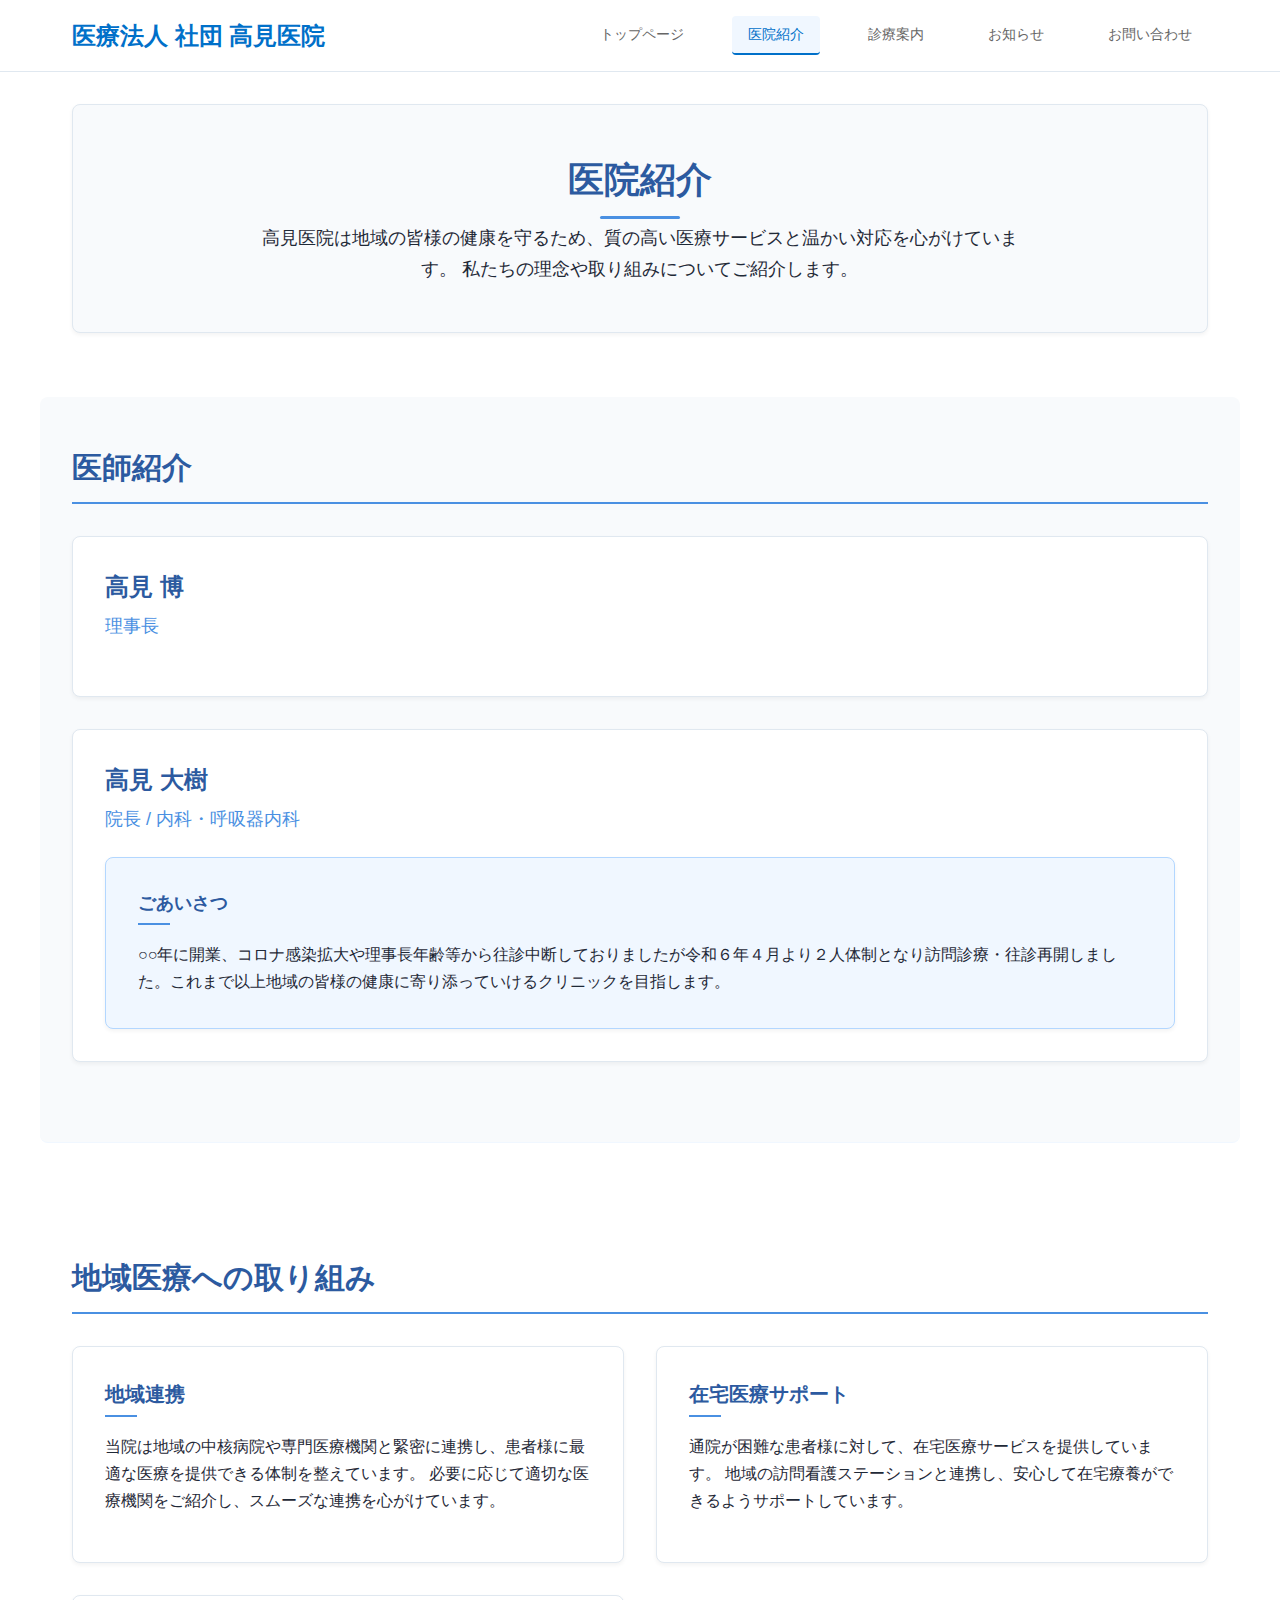
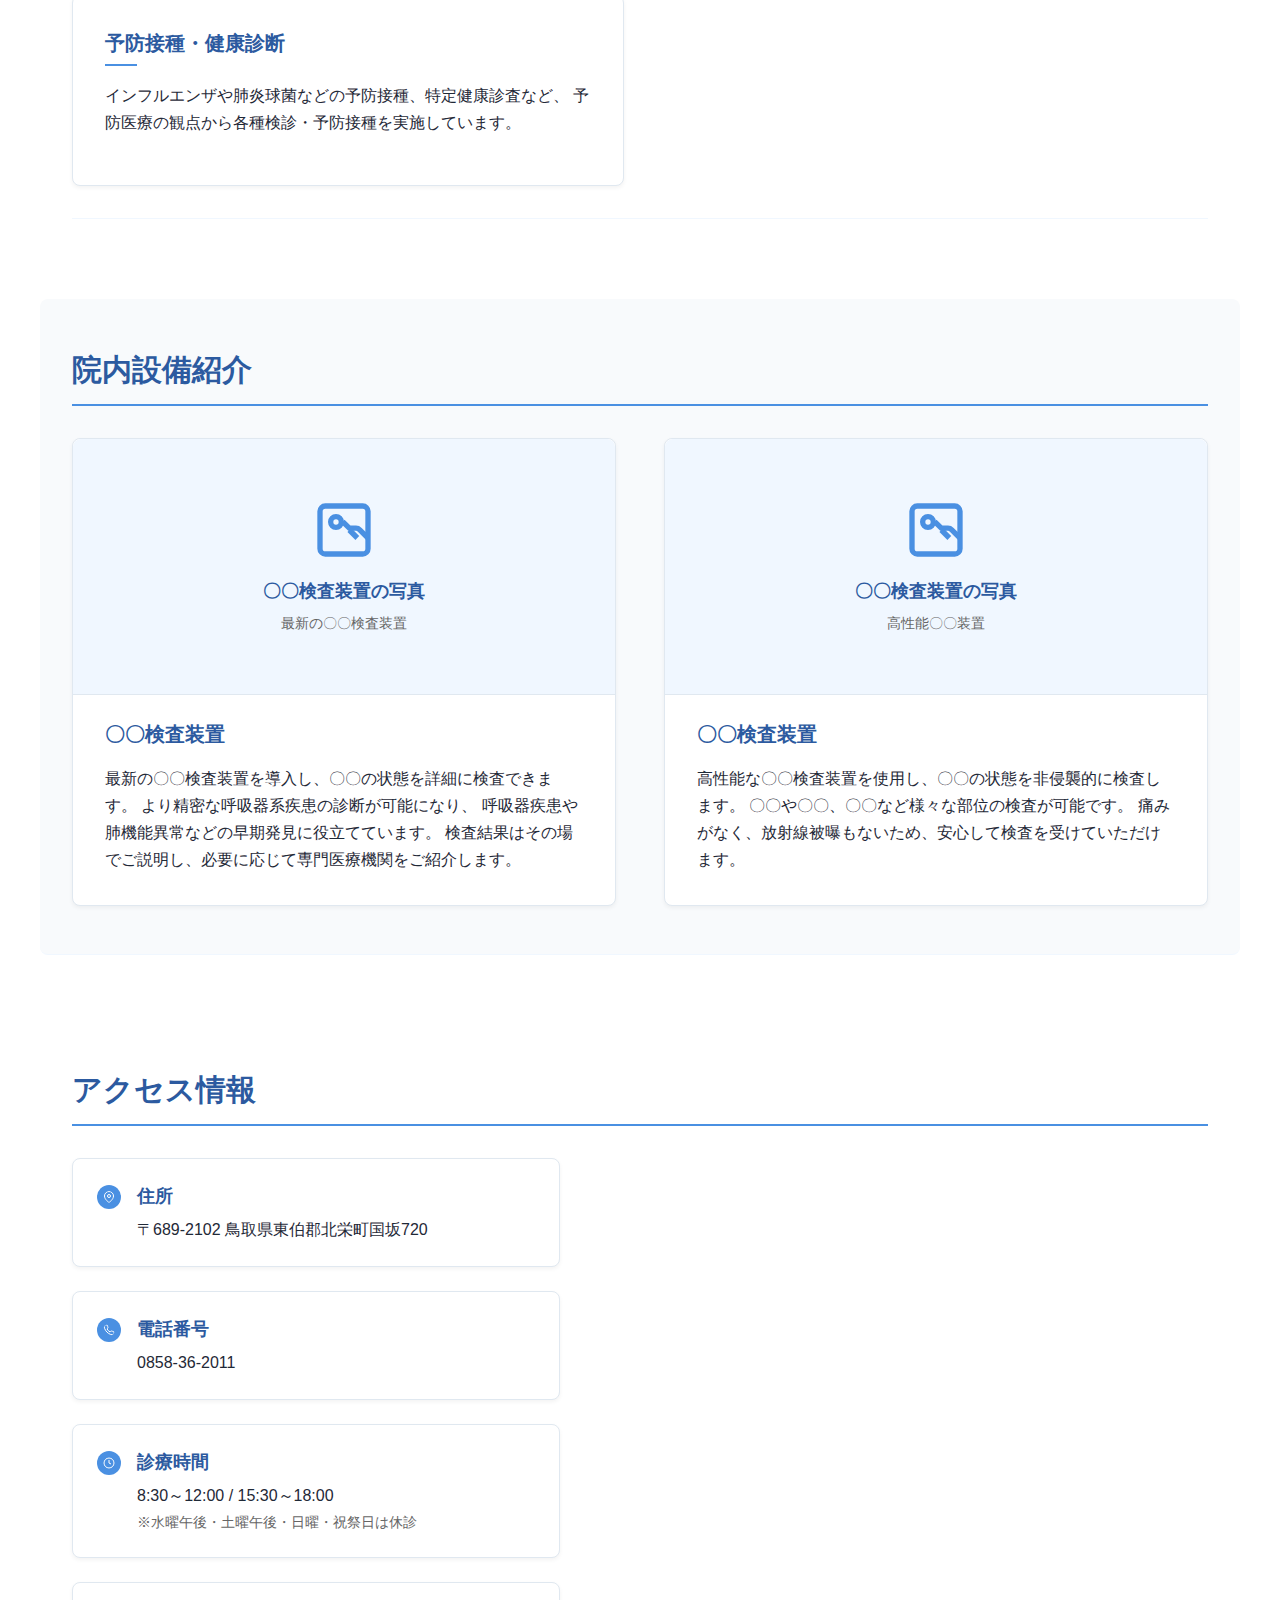
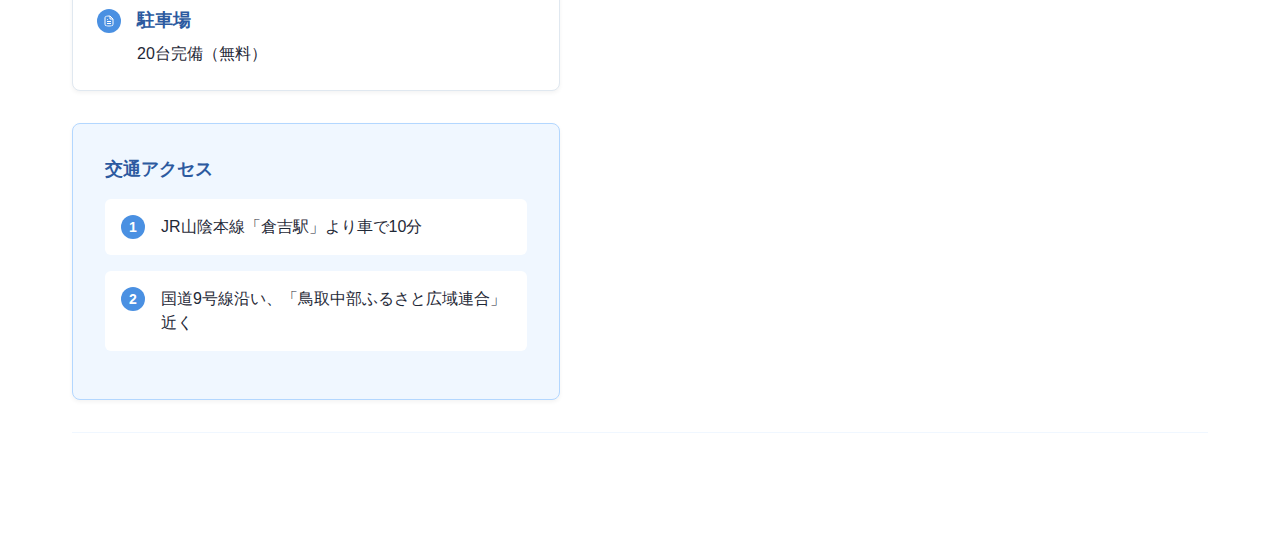
<file: about.html>
<!DOCTYPE html>
<html lang="ja">

<head>
    <meta charset="UTF-8">
    <meta name="robots" content="noindex">
    <meta name="viewport" content="width=device-width, initial-scale=1.0">
    <title>医院紹介 - 高見医院</title>
    <meta name="description" content="高見医院の医院紹介ページです。医師紹介、院内設備、アクセス情報をご覧いただけます。">
    <link rel="stylesheet" href="about.css">
</head>

<body>
    <header class="header">
        <div class="container">
            <div class="header-content">
                <div class="logo">
                    <a href="/">医療法人 社団 高見医院</a>
                </div>
                <nav class="desktop-nav">
                    <a href="/test/index.html" class="nav-link">トップページ</a>
                    <a href="/" class="nav-link active">医院紹介</a>
                    <a href="/test/medical.html" class="nav-link">診療案内</a>
                    <a href="/test/news.html" class="nav-link">お知らせ</a>
                    <a href="/contact" class="nav-link">お問い合わせ</a>
                </nav>
                <button class="mobile-menu-btn" id="mobileMenuBtn">
                    <svg width="24" height="24" viewBox="0 0 24 24" fill="none" stroke="currentColor" stroke-width="2">
                        <path d="M3 12h18M3 6h18M3 18h18" />
                    </svg>
                </button>
            </div>
        </div>
        <!-- モバイルメニュー -->
        <div class="mobile-menu" id="mobileMenu">
            <a href="/" class="mobile-nav-link">トップページ</a>
            <a href="/"   class="mobile-nav-link active">医院紹介</a>
            <a href="/test/medical.html" class="mobile-nav-link">診療案内</a>            
            <a href="/test/news.html" class="mobile-nav-link">お知らせ</a>
            <a href="/contact" class="mobile-nav-link">お問い合わせ</a>
        </div>
    </header>



    <main class="container main-content">
        <!-- ヘッダーセクション -->
        <div class="page-header">
            <h1>医院紹介</h1>
            <p class="page-description">
                高見医院は地域の皆様の健康を守るため、質の高い医療サービスと温かい対応を心がけています。
                私たちの理念や取り組みについてご紹介します。
            </p>
        </div>

        <!-- 医師紹介セクション -->
        <section class="section">
            <h2 class="section-title">医師紹介</h2>
            <div class="doctor-intro">
                <h3 class="doctor-name">高見 博</h3>
                <p class="doctor-specialty">理事長</p>
            </div>
            <div class="doctor-intro">
                <h3 class="doctor-name">高見 大樹</h3>
                <p class="doctor-specialty">院長 / 内科・呼吸器内科</p>
                <div class="greeting-card">
                    <h4 class="greeting-title">ごあいさつ</h4>
                    <p class="greeting-text">
                        ○○年に開業、コロナ感染拡大や理事長年齢等から往診中断しておりましたが令和６年４月より２人体制となり訪問診療・往診再開しました。これまで以上地域の皆様の健康に寄り添っていけるクリニックを目指します。
                    </p>
                </div>
            </div>
        </section>

        <!-- 地域医療への取り組みセクション -->
        <section class="section">
            <h2 class="section-title">地域医療への取り組み</h2>
            <div class="cards-grid">
                <div class="card">
                    <div class="card-content">
                        <h3 class="card-title">地域連携</h3>
                        <p class="card-description">
                            当院は地域の中核病院や専門医療機関と緊密に連携し、患者様に最適な医療を提供できる体制を整えています。
                            必要に応じて適切な医療機関をご紹介し、スムーズな連携を心がけています。
                        </p>
                    </div>
                </div>

                <div class="card">
                    <div class="card-content">
                        <h3 class="card-title">在宅医療サポート</h3>
                        <p class="card-description">
                            通院が困難な患者様に対して、在宅医療サービスを提供しています。
                            地域の訪問看護ステーションと連携し、安心して在宅療養ができるようサポートしています。
                        </p>
                    </div>
                </div>

                <div class="card">
                    <div class="card-content">
                        <h3 class="card-title">予防接種・健康診断</h3>
                        <p class="card-description">
                            インフルエンザや肺炎球菌などの予防接種、特定健康診査など、
                            予防医療の観点から各種検診・予防接種を実施しています。
                        </p>
                    </div>
                </div>
            </div>
        </section>

        <!-- 院内設備紹介セクション -->
        <section class="section">
            <h2 class="section-title">院内設備紹介</h2>
            <div class="equipment-grid">
                <div class="equipment-item">
                    <div class="equipment-image">
                        <svg class="icon" viewBox="0 0 24 24" fill="none" stroke="currentColor" stroke-width="2">
                            <rect x="3" y="3" width="18" height="18" rx="2" ry="2" />
                            <circle cx="9" cy="9" r="2" />
                            <path d="m21 15-3.086-3.086a2 2 0 0 0-1.414-.586H14l-2.5-2.5" />
                            <path d="m14 12 3 3" />
                        </svg>
                        <p class="image-label">〇〇検査装置の写真</p>
                        <p class="image-sublabel">最新の〇〇検査装置</p>
                    </div>
                    <h3 class="equipment-title">〇〇検査装置</h3>
                    <p class="equipment-description">
                        最新の〇〇検査装置を導入し、〇〇の状態を詳細に検査できます。 より精密な呼吸器系疾患の診断が可能になり、
                        呼吸器疾患や肺機能異常などの早期発見に役立てています。
                        検査結果はその場でご説明し、必要に応じて専門医療機関をご紹介します。
                    </p>
                </div>

                <div class="equipment-item">
                    <div class="equipment-image">
                        <svg class="icon" viewBox="0 0 24 24" fill="none" stroke="currentColor" stroke-width="2">
                            <rect x="3" y="3" width="18" height="18" rx="2" ry="2" />
                            <circle cx="9" cy="9" r="2" />
                            <path d="m21 15-3.086-3.086a2 2 0 0 0-1.414-.586H14l-2.5-2.5" />
                            <path d="m14 12 3 3" />
                        </svg>
                        <p class="image-label">〇〇検査装置の写真</p>
                        <p class="image-sublabel">高性能〇〇装置</p>
                    </div>
                    <h3 class="equipment-title">〇〇検査装置</h3>
                    <p class="equipment-description">
                        高性能な〇〇検査装置を使用し、〇〇の状態を非侵襲的に検査します。
                        〇〇や〇〇、〇〇など様々な部位の検査が可能です。
                        痛みがなく、放射線被曝もないため、安心して検査を受けていただけます。
                    </p>
                </div>
            </div>
        </section>

        <!-- アクセス情報セクション -->
        <section class="section">
            <h2 class="section-title">アクセス情報</h2>
            <div class="access-grid">
                <div class="access-info">
                    <div class="info-items">
                        <div class="info-item">
                            <svg class="info-icon" viewBox="0 0 24 24" fill="none" stroke="currentColor"
                                stroke-width="2">
                                <path d="M21 10c0 7-9 13-9 13s-9-6-9-13a9 9 0 0 1 18 0z" />
                                <circle cx="12" cy="10" r="3" />
                            </svg>
                            <div>
                                <h3 class="info-title">住所</h3>
                                <p>〒689-2102 鳥取県東伯郡北栄町国坂720</p>
                            </div>
                        </div>

                        <div class="info-item">
                            <svg class="info-icon" viewBox="0 0 24 24" fill="none" stroke="currentColor"
                                stroke-width="2">
                                <path
                                    d="M22 16.92v3a2 2 0 0 1-2.18 2 19.79 19.79 0 0 1-8.63-3.07 19.5 19.5 0 0 1-6-6 19.79 19.79 0 0 1-3.07-8.67A2 2 0 0 1 4.11 2h3a2 2 0 0 1 2 1.72 12.84 12.84 0 0 0 .7 2.81 2 2 0 0 1-.45 2.11L8.09 9.91a16 16 0 0 0 6 6l1.27-1.27a2 2 0 0 1 2.11-.45 12.84 12.84 0 0 0 2.81.7A2 2 0 0 1 22 16.92z" />
                            </svg>
                            <div>
                                <h3 class="info-title">電話番号</h3>
                                <p>0858-36-2011</p>
                            </div>
                        </div>

                        <div class="info-item">
                            <svg class="info-icon" viewBox="0 0 24 24" fill="none" stroke="currentColor"
                                stroke-width="2">
                                <circle cx="12" cy="12" r="10" />
                                <polyline points="12,6 12,12 16,14" />
                            </svg>
                            <div>
                                <h3 class="info-title">診療時間</h3>
                                <p>8:30～12:00 / 15:30～18:00</p>
                                <p class="info-note">※水曜午後・土曜午後・日曜・祝祭日は休診</p>
                            </div>
                        </div>

                        <div class="info-item">
                            <svg class="info-icon" viewBox="0 0 24 24" fill="none" stroke="currentColor"
                                stroke-width="2">
                                <path d="M14 2H6a2 2 0 0 0-2 2v16a2 2 0 0 0 2 2h12a2 2 0 0 0 2-2V8z" />
                                <polyline points="14,2 14,8 20,8" />
                                <line x1="16" y1="13" x2="8" y2="13" />
                                <line x1="16" y1="17" x2="8" y2="17" />
                                <polyline points="10,9 9,9 8,9" />
                            </svg>
                            <div>
                                <h3 class="info-title">駐車場</h3>
                                <p>20台完備（無料）</p>
                            </div>
                        </div>
                    </div>

                    <div class="access-directions">
                        <h3 class="info-title">交通アクセス</h3>
                        <ul class="directions-list">
                            <li class="direction-item">
                                <span class="direction-number">1</span>
                                <span>JR山陰本線「倉吉駅」より車で10分</span>
                            </li>
                            <li class="direction-item">
                                <span class="direction-number">2</span>
                                <span>国道9号線沿い、「鳥取中部ふるさと広域連合」近く</span>
                            </li>
                        </ul>
                    </div>
                </div>

                    <iframe src="https://www.google.com/maps/embed?pb=!1m18!1m12!1m3!1d843.3241055508533!2d133.82321359507728!3d35.47972218132322!2m3!1f0!2f0!3f0!3m2!1i1024!2i768!4f13.1!3m3!1m2!1s0x3555df1b70949355%3A0xf55eee6b5d0d5a40!2z44CSNjg5LTIxMDIg6bOl5Y-W55yM5p2x5Lyv6YOh5YyX5qCE55S65Zu95Z2C77yX77yS77yQ!5e0!3m2!1sja!2sjp!4v1751264948155!5m2!1sja!2sjp" width="600" height="450" style="border:0;" allowfullscreen="" loading="lazy" referrerpolicy="no-referrer-when-downgrade"></iframe>

            </div>
        </section>
    </main>
    <!-- スクロールトップボタン -->
    <button class="scroll-top-btn" id="scrollTopBtn" aria-label="ページトップへ戻る">
        <svg width="20" height="20" viewBox="0 0 24 24" fill="none" stroke="currentColor" stroke-width="2">
            <path d="M18 15l-6-6-6 6" />
        </svg>
    </button>
    </main>

    <script src="script.js"></script>
</body>

</html>
</file>
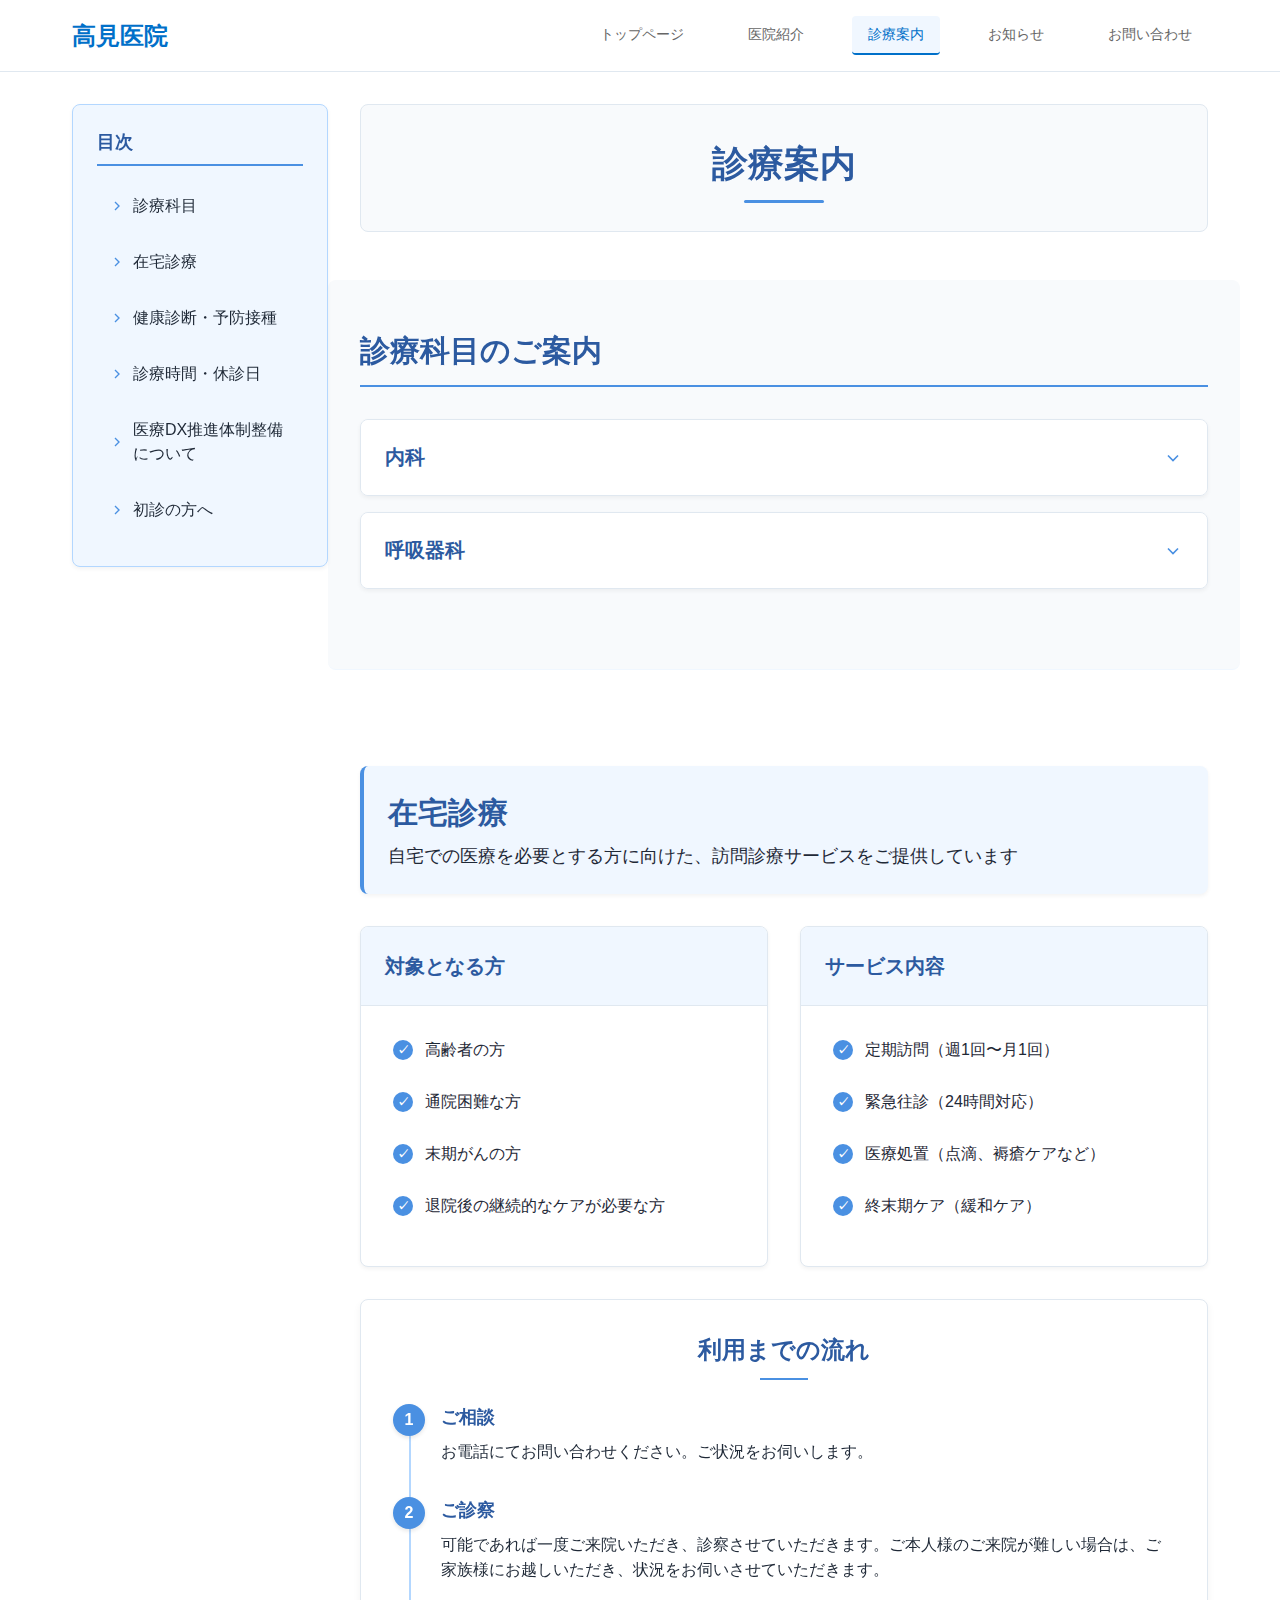
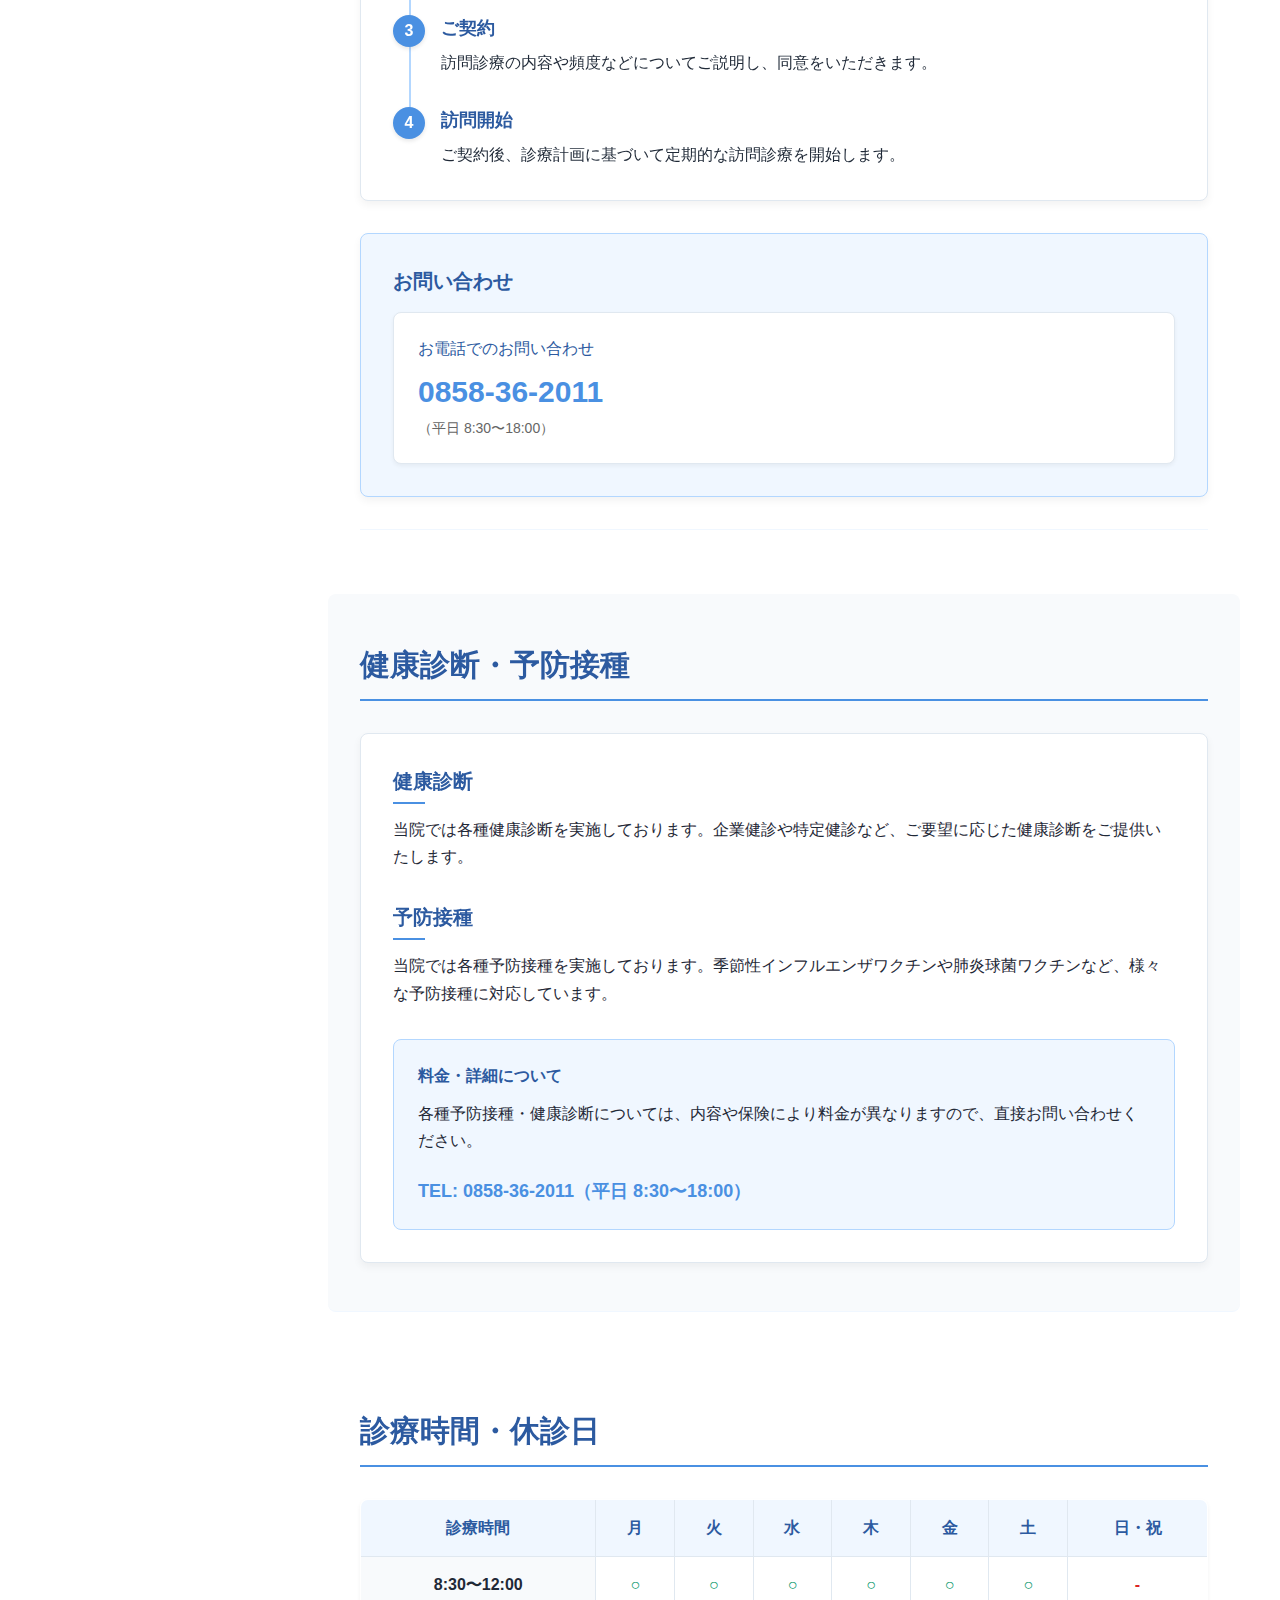
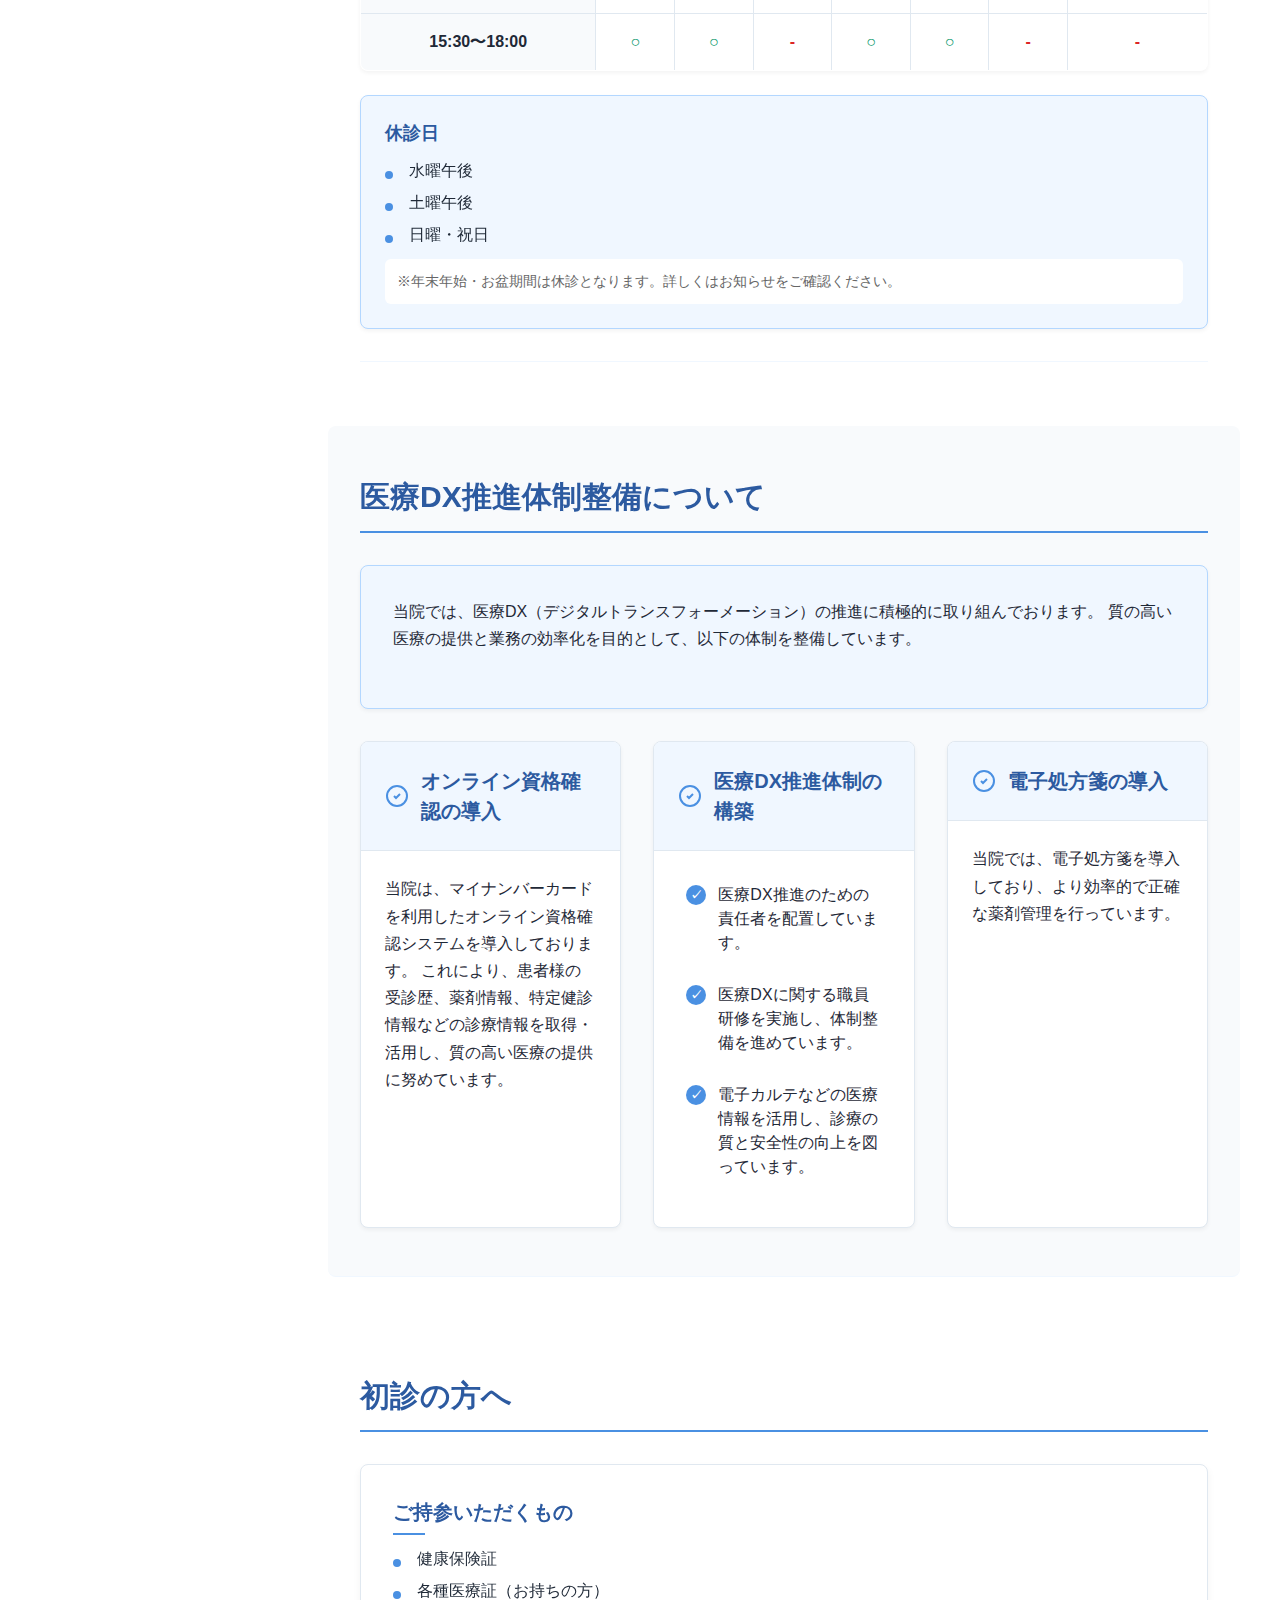
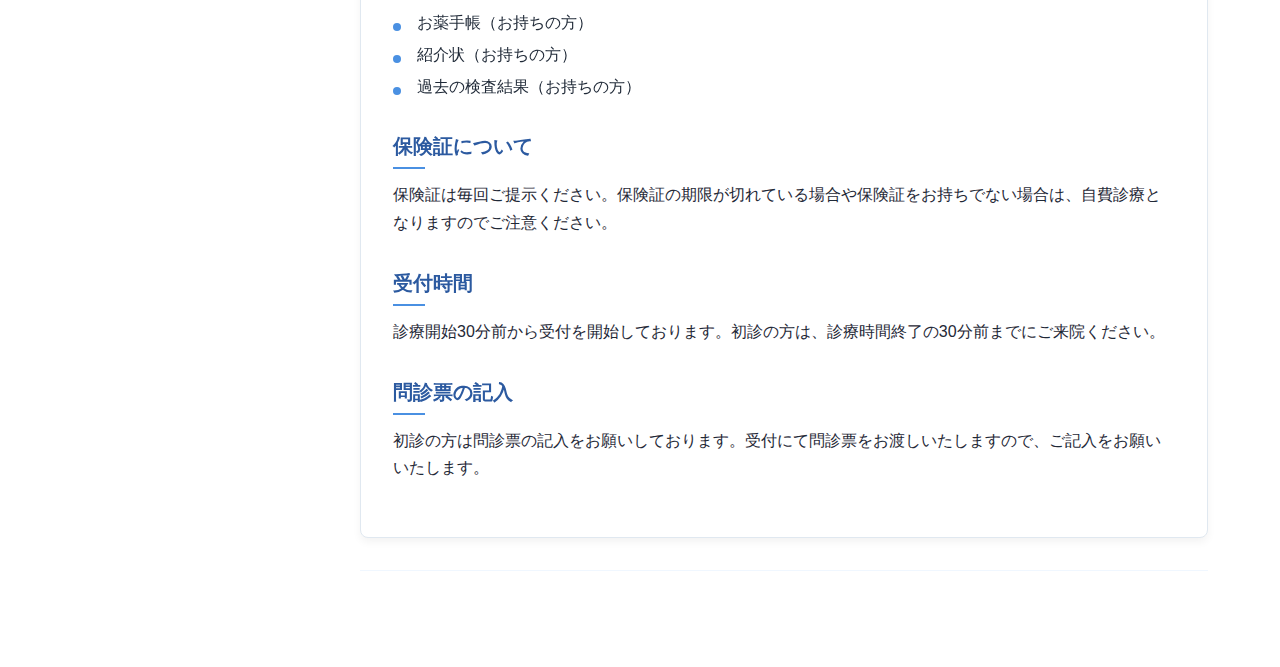
<file: medical.html>
<!DOCTYPE html>
<html lang="ja">
<head>
    <meta charset="UTF-8">
    <meta name="viewport" content="width=device-width, initial-scale=1.0">
    <title>診療案内 - 高見医院</title>
    <link rel="stylesheet" href="medical.css">
</head>
<body>
    <header class="header">
        <div class="container">
          <div class="header-content">
            <div class="logo">
              <a href="/">高見医院</a>
            </div>
            <nav class="desktop-nav">
              <a href="/"       class="nav-link">トップページ</a>
              <a href="/about.html"  class="nav-link">医院紹介</a>
              <a href="/" class="nav-link active">診療案内</a>              
              <a href="/news.html"   class="nav-link">お知らせ</a>
              <a href="/contact" class="nav-link">お問い合わせ</a>
            </nav>
            <button class="mobile-menu-btn" id="mobileMenuBtn">
              <svg width="24" height="24" viewBox="0 0 24 24" fill="none" stroke="currentColor" stroke-width="2">
                <path d="M3 12h18M3 6h18M3 18h18"/>
              </svg>
            </button>
          </div>
        </div>
        <!-- モバイルメニュー -->
        <div class="mobile-menu" id="mobileMenu">
          <a href="/"        class="mobile-nav-link">トップページ</a>
          <a href="/about.html"   class="mobile-nav-link">医院紹介</a>
          <a href="/" class="mobile-nav-link active">診療案内</a>          
          <a href="/news.html"    class="mobile-nav-link">お知らせ</a>
          <a href="/contact" class="mobile-nav-link">お問い合わせ</a>
        </div>
      </header>
      

    <main class="main-container">
        <!-- モバイル目次 -->
        <div class="mobile-toc">
            <details class="toc-details">
                <summary class="toc-summary">
                    <span>目次</span>
                    <svg class="toc-icon" width="20" height="20" viewBox="0 0 24 24" fill="none" stroke="currentColor" stroke-width="2">
                        <path d="M3 12h18M3 6h18M3 18h18"/>
                    </svg>
                </summary>
                <nav class="toc-nav">
                    <ul class="toc-list">
                        <li><a href="#departments" class="toc-link">診療科目</a></li>
                        <li><a href="#home-care" class="toc-link">在宅診療</a></li>
                        <li><a href="#health-check" class="toc-link">健康診断・予防接種</a></li>
                        <li><a href="#hours" class="toc-link">診療時間・休診日</a></li>
                        <li><a href="#medical-dx" class="toc-link">医療DX推進体制整備について</a></li>
                        <li><a href="#first-visit" class="toc-link">初診の方へ</a></li>
                    </ul>
                </nav>
            </details>
        </div>

        <div class="content-wrapper">
            <!-- デスクトップサイドバー -->
            <div class="sidebar">
                <div class="sidebar-content">
                    <h2 class="sidebar-title">目次</h2>
                    <nav>
                        <ul class="sidebar-list">
                            <li><a href="#departments" class="sidebar-link">
                                <svg class="chevron-icon" width="16" height="16" viewBox="0 0 24 24" fill="none" stroke="currentColor" stroke-width="2">
                                    <polyline points="9,18 15,12 9,6"></polyline>
                                </svg>
                                診療科目
                            </a></li>
                            <li><a href="#home-care" class="sidebar-link">
                                <svg class="chevron-icon" width="16" height="16" viewBox="0 0 24 24" fill="none" stroke="currentColor" stroke-width="2">
                                    <polyline points="9,18 15,12 9,6"></polyline>
                                </svg>
                                在宅診療
                            </a></li>
                            <li><a href="#health-check" class="sidebar-link">
                                <svg class="chevron-icon" width="16" height="16" viewBox="0 0 24 24" fill="none" stroke="currentColor" stroke-width="2">
                                    <polyline points="9,18 15,12 9,6"></polyline>
                                </svg>
                                健康診断・予防接種
                            </a></li>
                            <li><a href="#hours" class="sidebar-link">
                                <svg class="chevron-icon" width="16" height="16" viewBox="0 0 24 24" fill="none" stroke="currentColor" stroke-width="2">
                                    <polyline points="9,18 15,12 9,6"></polyline>
                                </svg>
                                診療時間・休診日
                            </a></li>
                            <li><a href="#medical-dx" class="sidebar-link">
                                <svg class="chevron-icon" width="16" height="16" viewBox="0 0 24 24" fill="none" stroke="currentColor" stroke-width="2">
                                    <polyline points="9,18 15,12 9,6"></polyline>
                                </svg>
                                医療DX推進体制整備について
                            </a></li>
                            <li><a href="#first-visit" class="sidebar-link">
                                <svg class="chevron-icon" width="16" height="16" viewBox="0 0 24 24" fill="none" stroke="currentColor" stroke-width="2">
                                    <polyline points="9,18 15,12 9,6"></polyline>
                                </svg>
                                初診の方へ
                            </a></li>
                        </ul>
                    </nav>
                </div>
            </div>

            <!-- メインコンテンツ -->
            <div class="main-content">
                <div class="page-header">
                    <h1 class="page-title">診療案内</h1>
                </div>

                <!-- 診療科目セクション -->
                <section id="departments" class="section">
                    <h2 class="section-title">診療科目のご案内</h2>

                    <div class="accordion">
                        <!-- 内科 -->
                        <div class="accordion-item">
                            <button class="accordion-trigger" data-target="internal">
                                内科
                                <svg class="accordion-icon" width="20" height="20" viewBox="0 0 24 24" fill="none" stroke="currentColor" stroke-width="2">
                                    <polyline points="6,9 12,15 18,9"></polyline>
                                </svg>
                            </button>
                            <div class="accordion-content" id="internal">
                                <div class="accordion-body">
                                    <p class="text-content">
                                        内科では、風邪や生活習慣病など、一般的な疾患から慢性疾患まで幅広く対応しています。
                                        患者様の症状や生活環境を総合的に診断し、最適な治療を提供いたします。
                                    </p>
                                    <p class="text-content">
                                        小児科では、お子様の健やかな成長と発達をサポートします。予防接種や乳幼児健診、一般的な小児科疾患の診療を行なっています。
                                    </p>
                                    <div class="content-section">
                                        <h4 class="content-subtitle">主な対応疾患</h4>
                                        <ul class="check-list">
                                            <li class="check-item">風邪・インフルエンザなどの感染症</li>
                                            <li class="check-item">高血圧・糖尿病などの生活習慣病</li>
                                            <li class="check-item">各種予防接種</li>
                                            <li class="check-item">健康診断</li>
                                            <li class="check-item">胃腸疾患（胃炎、逆流性食道炎など）</li>
                                            <li class="check-item">アレルギー疾患（花粉症、アトピー性皮膚炎など）</li>
                                        </ul>
                                    </div>
                                    <div class="content-section">
                                        <h4 class="content-subtitle">主な検査・治療</h4>
                                        <ul class="bullet-list">
                                            <li>血液検査</li>
                                            <li>尿検査</li>
                                            <li>心電図検査</li>
                                            <li>レントゲン検査</li>
                                            <li>超音波検査</li>
                                            <li>生活指導</li>
                                        </ul>
                                    </div>
                                </div>
                            </div>
                        </div>

                        <!-- 呼吸器科 -->
                        <div class="accordion-item">
                            <button class="accordion-trigger" data-target="respiratory">
                                呼吸器科
                                <svg class="accordion-icon" width="20" height="20" viewBox="0 0 24 24" fill="none" stroke="currentColor" stroke-width="2">
                                    <polyline points="6,9 12,15 18,9"></polyline>
                                </svg>
                            </button>
                            <div class="accordion-content" id="respiratory">
                                <div class="accordion-body">
                                    <p class="text-content">
                                        長引く咳や息切れ、夜間のイビキなどももちろん、お困りのことなんでもご相談ください。
                                        他の専門外来受診が必要だと判断した場合は、速やかに医療連携を図ります。
                                    </p>
                                    <div class="content-section">
                                        <h4 class="content-subtitle">対象症状</h4>
                                        <ul class="check-list">
                                            <li class="check-item">COPD（慢性閉塞性肺疾患）</li>
                                            <li class="check-item">喘息</li>
                                            <li class="check-item">間質性肺炎</li>
                                            <li class="check-item">肺がん</li>
                                            <li class="check-item">睡眠時無呼吸症候群</li>
                                            <li class="check-item">慢性的な咳や痰</li>
                                            <li class="check-item">息切れ</li>
                                        </ul>
                                    </div>
                                    <div class="content-section">
                                        <h4 class="content-subtitle">診療内容</h4>
                                        <ul class="bullet-list">
                                            <li>呼吸機能検査</li>
                                            <li>睡眠時無呼吸検査</li>
                                            <li>在宅酸素療法の導入・管理</li>
                                            <li>吸入指導</li>
                                            <li>禁煙指導</li>
                                        </ul>
                                    </div>
                                </div>
                            </div>
                        </div>
                    </div>
                </section>

                <!-- 在宅診療セクション -->
                <section id="home-care" class="section">
                    <div class="section-header">
                        <h2 class="section-title-alt">在宅診療</h2>
                        <p class="section-subtitle">自宅での医療を必要とする方に向けた、訪問診療サービスをご提供しています</p>
                    </div>

                    <div class="card-grid">
                        <div class="card">
                            <div class="card-header">
                                <h3 class="card-title">対象となる方</h3>
                            </div>
                            <div class="card-content">
                                <ul class="check-list">
                                    <li class="check-item">高齢者の方</li>
                                    <li class="check-item">通院困難な方</li>
                                    <li class="check-item">末期がんの方</li>
                                    <li class="check-item">退院後の継続的なケアが必要な方</li>
                                </ul>
                            </div>
                        </div>

                        <div class="card">
                            <div class="card-header">
                                <h3 class="card-title">サービス内容</h3>
                            </div>
                            <div class="card-content">
                                <ul class="check-list">
                                    <li class="check-item">定期訪問（週1回〜月1回）</li>
                                    <li class="check-item">緊急往診（24時間対応）</li>
                                    <li class="check-item">医療処置（点滴、褥瘡ケアなど）</li>
                                    <li class="check-item">終末期ケア（緩和ケア）</li>
                                </ul>
                            </div>
                        </div>
                    </div>

                    <div class="flow-card">
                        <h3 class="flow-title">利用までの流れ</h3>
                        <div class="flow-container">
                            <div class="flow-item">
                                <div class="flow-number">1</div>
                                <div class="flow-content">
                                    <h4 class="flow-step-title">ご相談</h4>
                                    <p class="flow-step-text">お電話にてお問い合わせください。ご状況をお伺いします。</p>
                                </div>
                            </div>
                            <div class="flow-item">
                                <div class="flow-number">2</div>
                                <div class="flow-content">
                                    <h4 class="flow-step-title">ご診察</h4>
                                    <p class="flow-step-text">可能であれば一度ご来院いただき、診察させていただきます。ご本人様のご来院が難しい場合は、ご家族様にお越しいただき、状況をお伺いさせていただきます。</p>
                                </div>
                            </div>
                            <div class="flow-item">
                                <div class="flow-number">3</div>
                                <div class="flow-content">
                                    <h4 class="flow-step-title">ご契約</h4>
                                    <p class="flow-step-text">訪問診療の内容や頻度などについてご説明し、同意をいただきます。</p>
                                </div>
                            </div>
                            <div class="flow-item">
                                <div class="flow-number">4</div>
                                <div class="flow-content">
                                    <h4 class="flow-step-title">訪問開始</h4>
                                    <p class="flow-step-text">ご契約後、診療計画に基づいて定期的な訪問診療を開始します。</p>
                                </div>
                            </div>
                        </div>
                    </div>

                    <div class="contact-card">
                        <h3 class="contact-title">お問い合わせ</h3>
                        <div class="contact-info">
                            <h4 class="contact-method">お電話でのお問い合わせ</h4>
                            <p class="phone-number">0858-36-2011</p>
                            <p class="phone-hours">（平日 8:30〜18:00）</p>
                        </div>
                    </div>
                </section>

                <!-- 健康診断・予防接種セクション -->
                <section id="health-check" class="section">
                    <h2 class="section-title">健康診断・予防接種</h2>

                    <div class="info-card">
                        <div class="info-section">
                            <h3 class="info-title">健康診断</h3>
                            <p class="text-content">
                                当院では各種健康診断を実施しております。企業健診や特定健診など、ご要望に応じた健康診断をご提供いたします。
                            </p>
                        </div>

                        <div class="info-section">
                            <h3 class="info-title">予防接種</h3>
                            <p class="text-content">
                                当院では各種予防接種を実施しております。季節性インフルエンザワクチンや肺炎球菌ワクチンなど、様々な予防接種に対応しています。
                            </p>
                        </div>

                        <div class="contact-info-box">
                            <h4 class="contact-info-title">料金・詳細について</h4>
                            <p class="text-content">
                                各種予防接種・健康診断については、内容や保険により料金が異なりますので、直接お問い合わせください。
                            </p>
                            <p class="contact-phone">TEL: 0858-36-2011（平日 8:30〜18:00）</p>
                        </div>
                    </div>
                </section>

                <!-- 診療時間・休診日セクション -->
                <section id="hours" class="section">
                    <h2 class="section-title">診療時間・休診日</h2>

                    <div class="table-container">
                        <table class="schedule-table">
                            <thead>
                                <tr>
                                    <th>診療時間</th>
                                    <th>月</th>
                                    <th>火</th>
                                    <th>水</th>
                                    <th>木</th>
                                    <th>金</th>
                                    <th>土</th>
                                    <th>日・祝</th>
                                </tr>
                            </thead>
                            <tbody>
                                <tr>
                                    <td class="time-cell">8:30〜12:00</td>
                                    <td class="available">○</td>
                                    <td class="available">○</td>
                                    <td class="available">○</td>
                                    <td class="available">○</td>
                                    <td class="available">○</td>
                                    <td class="available">○</td>
                                    <td class="unavailable">-</td>
                                </tr>
                                <tr>
                                    <td class="time-cell">15:30〜18:00</td>
                                    <td class="available">○</td>
                                    <td class="available">○</td>
                                    <td class="unavailable">-</td>
                                    <td class="available">○</td>
                                    <td class="available">○</td>
                                    <td class="unavailable">-</td>
                                    <td class="unavailable">-</td>
                                </tr>
                            </tbody>
                        </table>
                    </div>

                    <div class="info-boxes">
                        <div class="info-box">
                            <h3 class="info-box-title">休診日</h3>
                            <ul class="bullet-list">
                                <li>水曜午後</li>
                                <li>土曜午後</li>
                                <li>日曜・祝日</li>
                            </ul>
                            <p class="note">※年末年始・お盆期間は休診となります。詳しくはお知らせをご確認ください。</p>
                        </div>
                    </div>
                </section>

                <!-- 医療DX推進体制整備セクション -->
                <section id="medical-dx" class="section">
                    <h2 class="section-title">医療DX推進体制整備について</h2>

                    <div class="dx-intro">
                        <p class="text-content">
                            当院では、医療DX（デジタルトランスフォーメーション）の推進に積極的に取り組んでおります。
                            質の高い医療の提供と業務の効率化を目的として、以下の体制を整備しています。
                        </p>
                    </div>

                    <div class="dx-cards">
                        <div class="dx-card">
                            <div class="dx-card-header">
                                <svg class="check-icon" width="24" height="24" viewBox="0 0 24 24" fill="none" stroke="currentColor" stroke-width="2">
                                    <path d="M9 12l2 2 4-4"/>
                                    <circle cx="12" cy="12" r="10"/>
                                </svg>
                                <h3 class="dx-card-title">オンライン資格確認の導入</h3>
                            </div>
                            <div class="dx-card-content">
                                <p class="text-content">
                                    当院は、マイナンバーカードを利用したオンライン資格確認システムを導入しております。
                                    これにより、患者様の受診歴、薬剤情報、特定健診情報などの診療情報を取得・活用し、質の高い医療の提供に努めています。
                                </p>
                            </div>
                        </div>

                        <div class="dx-card">
                            <div class="dx-card-header">
                                <svg class="check-icon" width="24" height="24" viewBox="0 0 24 24" fill="none" stroke="currentColor" stroke-width="2">
                                    <path d="M9 12l2 2 4-4"/>
                                    <circle cx="12" cy="12" r="10"/>
                                </svg>
                                <h3 class="dx-card-title">医療DX推進体制の構築</h3>
                            </div>
                            <div class="dx-card-content">
                                <ul class="check-list">
                                    <li class="check-item">医療DX推進のための責任者を配置しています。</li>
                                    <li class="check-item">医療DXに関する職員研修を実施し、体制整備を進めています。</li>
                                    <li class="check-item">電子カルテなどの医療情報を活用し、診療の質と安全性の向上を図っています。</li>
                                </ul>
                            </div>
                        </div>

                        <div class="dx-card">
                            <div class="dx-card-header">
                                <svg class="check-icon" width="24" height="24" viewBox="0 0 24 24" fill="none" stroke="currentColor" stroke-width="2">
                                    <path d="M9 12l2 2 4-4"/>
                                    <circle cx="12" cy="12" r="10"/>
                                </svg>
                                <h3 class="dx-card-title">電子処方箋の導入</h3>
                            </div>
                            <div class="dx-card-content">
                                <p class="text-content">
                                    当院では、電子処方箋を導入しており、より効率的で正確な薬剤管理を行っています。
                                </p>
                            </div>
                        </div>
                    </div>
                </section>

                <!-- 初診の方へセクション -->
                <section id="first-visit" class="section">
                    <h2 class="section-title">初診の方へ</h2>

                    <div class="first-visit-card">
                        <div class="first-visit-section">
                            <h3 class="first-visit-title">ご持参いただくもの</h3>
                            <ul class="bullet-list">
                                <li>健康保険証</li>
                                <li>各種医療証（お持ちの方）</li>
                                <li>お薬手帳（お持ちの方）</li>
                                <li>紹介状（お持ちの方）</li>
                                <li>過去の検査結果（お持ちの方）</li>
                            </ul>
                        </div>

                        <div class="first-visit-section">
                            <h3 class="first-visit-title">保険証について</h3>
                            <p class="text-content">
                                保険証は毎回ご提示ください。保険証の期限が切れている場合や保険証をお持ちでない場合は、自費診療となりますのでご注意ください。
                            </p>
                        </div>

                        <div class="first-visit-section">
                            <h3 class="first-visit-title">受付時間</h3>
                            <p class="text-content">
                                診療開始30分前から受付を開始しております。初診の方は、診療時間終了の30分前までにご来院ください。
                            </p>
                        </div>

                        <div class="first-visit-section">
                            <h3 class="first-visit-title">問診票の記入</h3>
                            <p class="text-content">
                                初診の方は問診票の記入をお願いしております。受付にて問診票をお渡しいたしますので、ご記入をお願いいたします。
                            </p>
                        </div>
                    </div>
                </section>
            </div>
        </div>

        <!-- スクロールトップボタン -->
        <button class="scroll-top-btn" id="scrollTopBtn" aria-label="ページトップへ戻る">
            <svg width="20" height="20" viewBox="0 0 24 24" fill="none" stroke="currentColor" stroke-width="2">
                <path d="M18 15l-6-6-6 6"/>
            </svg>
        </button>
    </main>

    <script src="script.js"></script>
</body>
</html>
</file>
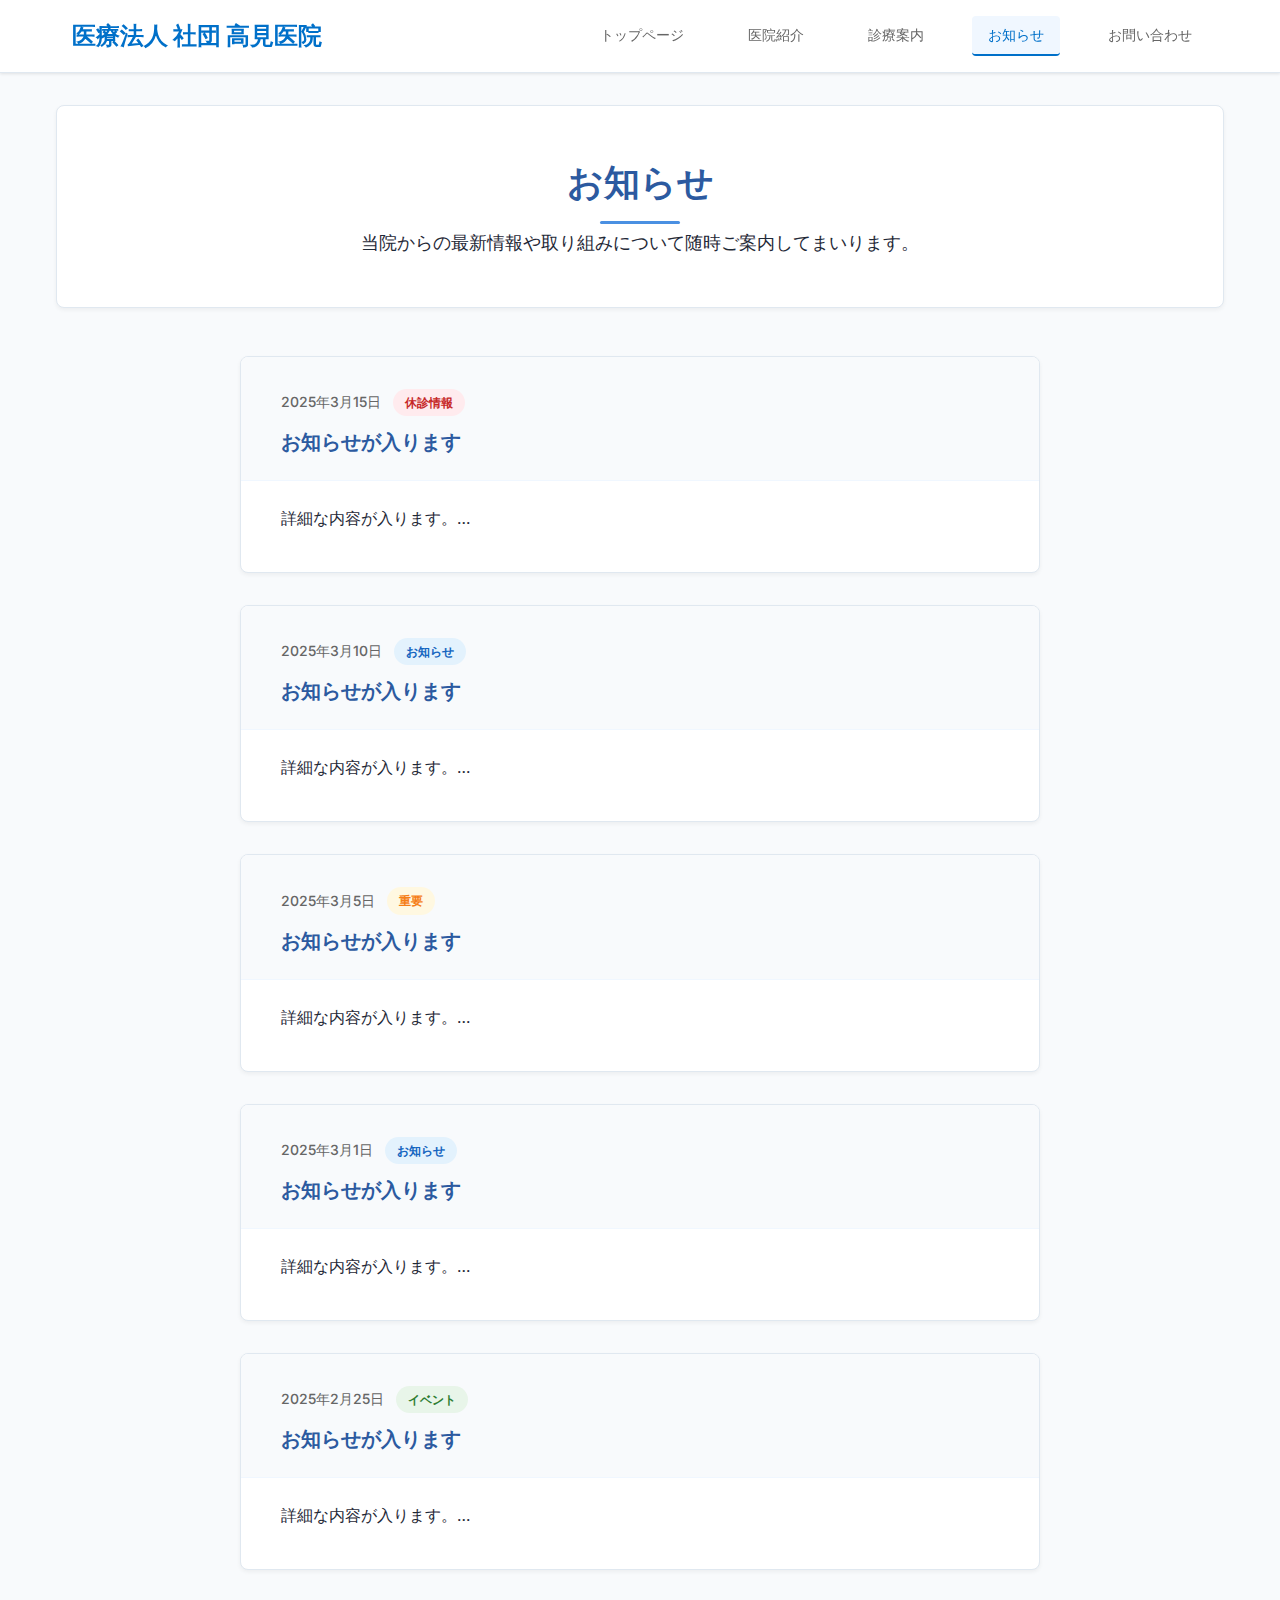
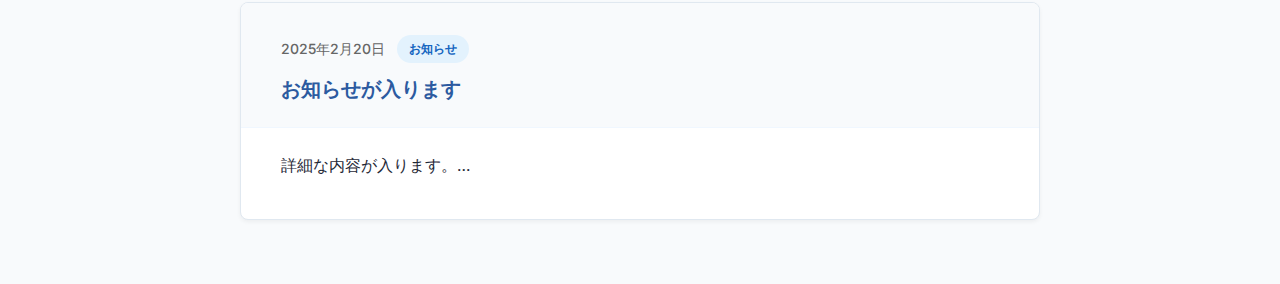
<file: news.html>
<!DOCTYPE html>
<html lang="ja">

<head>
    <meta charset="UTF-8">
    <meta name="robots" content="noindex">
    <meta name="viewport" content="width=device-width, initial-scale=1.0">
    <title>お知らせ - 高見医院</title>
    <meta name="description" content="高見医院からの最新情報やお知らせをご案内いたします。休診情報、予防接種、イベント情報など随時更新しています。">
    <link rel="stylesheet" href="news.css">
    <link href="https://fonts.googleapis.com/css2?family=Inter:wght@400;500;600;700&display=swap" rel="stylesheet">
</head>

<body>
    <header class="header">
        <div class="container">
            <div class="header-content">
                <div class="logo">
                    <a href="/">医療法人 社団 高見医院</a>
                </div>
                <nav class="desktop-nav">
                    <a href="/" class="nav-link">トップページ</a>
                    <a href="/test/about.html" class="nav-link">医院紹介</a>
                    <a href="/test/medical.html" class="nav-link">診療案内</a>
                    <a href="" class="nav-link active">お知らせ</a>
                    <a href="/contact" class="nav-link">お問い合わせ</a>
                </nav>
                <button class="mobile-menu-btn" id="mobileMenuBtn">
                    <svg width="24" height="24" viewBox="0 0 24 24" fill="none" stroke="currentColor" stroke-width="2">
                        <path d="M3 12h18M3 6h18M3 18h18" />
                    </svg>
                </button>
            </div>
        </div>
        <!-- モバイルメニュー -->
        <div class="mobile-menu" id="mobileMenu">
            <a href="/" class="mobile-nav-link">トップページ</a>
            <a href="/test/about.html" class="mobile-nav-link">医院紹介</a>
            <a href="/test/medical.html" class="mobile-nav-link">診療案内</a>
            <a href="" class="mobile-nav-link active">お知らせ</a>
            <a href="/contact" class="mobile-nav-link">お問い合わせ</a>
        </div>
    </header>

    <main class="main-content">
        <div class="container">
            <!-- ページヘッダー -->
            <div class="page-header">
                <h1 class="page-title">お知らせ</h1>
                <p class="page-description">
                    当院からの最新情報や取り組みについて随時ご案内してまいります。
                </p>
            </div>

            <!-- お知らせ一覧 -->
            <div class="news-container">
                <div class="news-list">
            
                    <!-- 最新のお知らせが上 -->
                    <article class="news-item" id="news-06">
                        <div class="news-header">
                            <div class="news-meta">
                                <time class="news-date" datetime="2025-03-15">2025年3月15日</time>
                                <span class="news-category news-category-red">休診情報</span>
                            </div>
                            <h2 class="news-title">お知らせが入ります</h2>
                        </div>
                        <div class="news-content">
                            <p>詳細な内容が入ります。…</p>
                        </div>
                    </article>
            
                    <article class="news-item" id="news-05">
                        <div class="news-header">
                            <div class="news-meta">
                                <time class="news-date" datetime="2025-03-10">2025年3月10日</time>
                                <span class="news-category news-category-blue">お知らせ</span>
                            </div>
                            <h2 class="news-title">お知らせが入ります</h2>
                        </div>
                        <div class="news-content">
                            <p>詳細な内容が入ります。…</p>
                        </div>
                    </article>
            
                    <article class="news-item" id="news-04">
                        <div class="news-header">
                            <div class="news-meta">
                                <time class="news-date" datetime="2025-03-05">2025年3月5日</time>
                                <span class="news-category news-category-yellow">重要</span>
                            </div>
                            <h2 class="news-title">お知らせが入ります</h2>
                        </div>
                        <div class="news-content">
                            <p>詳細な内容が入ります。…</p>
                        </div>
                    </article>
            
                    <article class="news-item" id="news-03">
                        <div class="news-header">
                            <div class="news-meta">
                                <time class="news-date" datetime="2025-03-01">2025年3月1日</time>
                                <span class="news-category news-category-blue">お知らせ</span>
                            </div>
                            <h2 class="news-title">お知らせが入ります</h2>
                        </div>
                        <div class="news-content">
                            <p>詳細な内容が入ります。…</p>
                        </div>
                    </article>
            
                    <article class="news-item" id="news-02">
                        <div class="news-header">
                            <div class="news-meta">
                                <time class="news-date" datetime="2025-02-25">2025年2月25日</time>
                                <span class="news-category news-category-green">イベント</span>
                            </div>
                            <h2 class="news-title">お知らせが入ります</h2>
                        </div>
                        <div class="news-content">
                            <p>詳細な内容が入ります。…</p>
                        </div>
                    </article>
            
                    <article class="news-item" id="news-01">
                        <div class="news-header">
                            <div class="news-meta">
                                <time class="news-date" datetime="2025-02-20">2025年2月20日</time>
                                <span class="news-category news-category-blue">お知らせ</span>
                            </div>
                            <h2 class="news-title">お知らせが入ります</h2>
                        </div>
                        <div class="news-content">
                            <p>詳細な内容が入ります。…</p>
                        </div>
                    </article>
            
                </div>
            </div>
            
        </div>
    </main>

    <!-- スクロールトップボタン -->
    <button class="scroll-top-btn" id="scrollTopBtn" aria-label="ページトップへ戻る">
        <svg width="20" height="20" viewBox="0 0 24 24" fill="none" stroke="currentColor" stroke-width="2">
            <path d="M18 15l-6-6-6 6" />
        </svg>
    </button>

    <script src="script.js"></script>
</body>

</html>
</file>
<file: about.css>
/* ベーススタイル */
* {
  margin: 0;
  padding: 0;
  box-sizing: border-box;
}

body {
  font-family: "Inter", sans-serif;
  color: #1f2937;
  line-height: 1.5;
  background-color: white;
}

.container {
  width: 100%;
  max-width: 1200px;
  margin: 0 auto;
  padding: 0 1rem;
}

/* ヘッダー */
.header {
  background-color: white;
  border-bottom: 1px solid #e0e8f0;
  padding: 1rem 0;
  position: sticky;
  top: 0;
  z-index: 50;
}

.header-content {
  display: flex;
  justify-content: space-between;
  align-items: center;
  max-width: 1200px;
  margin: 0 auto;
  padding: 0 1rem;
}

.logo a {
  font-size: 1.5rem;
  font-weight: 700;
  color: #0070c9;
  text-decoration: none;
}

.desktop-nav {
  display: none;
  gap: 2rem;
}

.nav-link {
  display: inline-flex;
  align-items: center;
  padding: 0.5rem 1rem;
  font-size: 0.875rem;
  font-weight: 500;
  color: #666;
  text-decoration: none;
  border-bottom: 2px solid transparent;
  transition: all 0.2s;
  border-radius: 0.25rem;
}

.nav-link:hover,
.nav-link.active {
  color: #0070c9;
  background-color: #f0f7ff;
  border-bottom-color: #0070c9;
}

.mobile-menu-btn {
  display: flex;
  align-items: center;
  justify-content: center;
  padding: 0.5rem;
  background: none;
  border: none;
  cursor: pointer;
  border-radius: 0.375rem;
  color: #666;
  transition: all 0.2s;
}

.mobile-menu-btn:hover {
  background-color: #f0f7ff;
  color: #0070c9;
}

.mobile-menu {
  display: none;
  padding: 0.5rem 0 0.75rem;
  background-color: #f8fafc;
  border-top: 1px solid #e0e8f0;
}

.mobile-menu.active {
  display: block;
}

.mobile-nav-link {
  display: block;
  padding: 0.75rem 1rem;
  color: #666;
  text-decoration: none;
  border-left: 4px solid transparent;
  transition: all 0.2s;
  font-weight: 500;
}

.mobile-nav-link:hover,
.mobile-nav-link.active {
  background-color: #f0f7ff;
  border-left-color: #0070c9;
  color: #0070c9;
}

/* メインコンテンツ */
.main-content {
  padding: 2rem 1rem;
  max-width: 1200px;
  margin: 0 auto;
}

/* ページヘッダー */
.page-header {
  text-align: center;
  margin-bottom: 4rem;
  padding: 3rem 2rem;
  background-color: #f8fafc;
  border-radius: 0.5rem;
  border: 1px solid #e0e8f0;
  box-shadow: 0 2px 4px rgba(0, 0, 0, 0.05);
}

.page-header h1 {
  font-size: 2.25rem;
  font-weight: 700;
  color: #2c5aa0;
  margin-bottom: 1rem;
  position: relative;
}

.page-header h1::after {
  content: "";
  position: absolute;
  bottom: -0.75rem;
  left: 50%;
  transform: translateX(-50%);
  width: 5rem;
  height: 3px;
  background-color: #4a90e2;
  border-radius: 3px;
}

.page-description {
  font-size: 1.125rem;
  color: #1f2937;
  max-width: 48rem;
  margin: 0 auto;
  line-height: 1.7;
}

/* セクション */
.section {
  margin-bottom: 5rem;
  padding: 2rem 0;
  border-bottom: 1px solid #f0f7ff;
}

.section:nth-child(even) {
  background-color: #f8fafc;
  border-radius: 0.5rem;
  padding: 3rem 2rem;
  margin-left: -2rem;
  margin-right: -2rem;
}

.section-title {
  font-size: 1.875rem;
  font-weight: 700;
  color: #2c5aa0;
  margin-bottom: 2rem;
  padding-bottom: 0.75rem;
  border-bottom: 2px solid #4a90e2;
  position: relative;
}

/* 医師紹介 */
.doctor-intro {
  margin-bottom: 2rem;
  padding: 2rem;
  background-color: white;
  border-radius: 0.5rem;
  border: 1px solid #e0e8f0;
  box-shadow: 0 2px 4px rgba(0, 0, 0, 0.05);
  transition: all 0.2s;
}

.doctor-intro:hover {
  box-shadow: 0 8px 16px rgba(0, 0, 0, 0.1);
  transform: translateY(-4px);
  border-color: #b3d7ff;
}

.doctor-name {
  font-size: 1.5rem;
  font-weight: 700;
  color: #2c5aa0;
  margin-bottom: 0.5rem;
}

.doctor-specialty {
  color: #4a90e2;
  margin-bottom: 1.5rem;
  font-weight: 500;
  font-size: 1.125rem;
}

.greeting-card {
  background-color: #f0f7ff;
  padding: 2rem;
  border-radius: 0.5rem;
  margin-top: 1.5rem;
  border: 1px solid #b3d7ff;
  box-shadow: 0 2px 4px rgba(0, 0, 0, 0.05);
}

.greeting-title {
  font-weight: 600;
  color: #2c5aa0;
  margin-bottom: 1rem;
  font-size: 1.125rem;
  position: relative;
  padding-bottom: 0.5rem;
}

.greeting-title::after {
  content: "";
  position: absolute;
  bottom: 0;
  left: 0;
  width: 2rem;
  height: 2px;
  background-color: #4a90e2;
}

.greeting-text {
  line-height: 1.7;
  color: #1f2937;
}

/* カードグリッド */
.cards-grid {
  display: grid;
  grid-template-columns: 1fr;
  gap: 2rem;
}

.card {
  background-color: white;
  border: 1px solid #e0e8f0;
  border-radius: 0.5rem;
  box-shadow: 0 2px 4px rgba(0, 0, 0, 0.05);
  transition: all 0.2s;
  overflow: hidden;
}

.card:hover {
  box-shadow: 0 8px 16px rgba(0, 0, 0, 0.1);
  transform: translateY(-4px);
  border-color: #b3d7ff;
}

.card-content {
  padding: 2rem;
}

.card-title {
  font-size: 1.25rem;
  font-weight: 600;
  color: #2c5aa0;
  margin-bottom: 1rem;
  position: relative;
  padding-bottom: 0.5rem;
}

.card-title::after {
  content: "";
  position: absolute;
  bottom: 0;
  left: 0;
  width: 2rem;
  height: 2px;
  background-color: #4a90e2;
}

.card-description {
  margin-bottom: 1rem;
  line-height: 1.7;
  color: #1f2937;
}

.card-list {
  list-style: none;
  padding: 0;
}

.card-list li {
  margin-bottom: 0.5rem;
  padding-left: 1.5rem;
  position: relative;
  color: #1f2937;
}

.card-list li::before {
  content: "";
  position: absolute;
  left: 0;
  top: 0.75rem;
  width: 0.5rem;
  height: 0.5rem;
  background-color: #4a90e2;
  border-radius: 50%;
}

/* 設備グリッド */
.equipment-grid {
  display: grid;
  grid-template-columns: 1fr;
  gap: 3rem;
}

.equipment-item {
  display: flex;
  flex-direction: column;
  background-color: white;
  border-radius: 0.5rem;
  border: 1px solid #e0e8f0;
  box-shadow: 0 2px 4px rgba(0, 0, 0, 0.05);
  overflow: hidden;
  transition: all 0.2s;
}

.equipment-item:hover {
  box-shadow: 0 8px 16px rgba(0, 0, 0, 0.1);
  transform: translateY(-4px);
  border-color: #b3d7ff;
}

.equipment-image {
  background-color: #f0f7ff;
  border-radius: 0.5rem 0.5rem 0 0;
  height: 16rem;
  margin-bottom: 0;
  display: flex;
  flex-direction: column;
  align-items: center;
  justify-content: center;
  padding: 2rem;
  text-align: center;
  border-bottom: 1px solid #e0e8f0;
}

.equipment-image .icon {
  height: 4rem;
  width: 4rem;
  color: #4a90e2;
  margin-bottom: 1rem;
}

.image-label {
  color: #2c5aa0;
  font-weight: 600;
  font-size: 1.125rem;
}

.image-sublabel {
  font-size: 0.875rem;
  color: #666;
  margin-top: 0.5rem;
}

.equipment-title {
  font-size: 1.25rem;
  font-weight: 600;
  color: #2c5aa0;
  margin-bottom: 1rem;
  padding: 0 2rem;
  padding-top: 1.5rem;
}

.equipment-description {
  line-height: 1.7;
  color: #1f2937;
  padding: 0 2rem 2rem;
}

/* アクセス情報 */
.access-grid {
  display: grid;
  grid-template-columns: 1fr;
  gap: 3rem;
  align-items: start;
}

.access-info {
  display: flex;
  flex-direction: column;
  gap: 2rem;
}

.info-items {
  display: flex;
  flex-direction: column;
  gap: 1.5rem;
}

.info-item {
  display: flex;
  align-items: flex-start;
  gap: 1rem;
  padding: 1.5rem;
  background-color: white;
  border-radius: 0.5rem;
  border: 1px solid #e0e8f0;
  box-shadow: 0 2px 4px rgba(0, 0, 0, 0.05);
  transition: all 0.2s;
}

.info-item:hover {
  box-shadow: 0 4px 8px rgba(0, 0, 0, 0.1);
  transform: translateY(-2px);
  border-color: #b3d7ff;
}

.info-icon {
  height: 1.5rem;
  width: 1.5rem;
  color: white;
  background-color: #4a90e2;
  border-radius: 50%;
  padding: 0.375rem;
  margin-top: 0.125rem;
  flex-shrink: 0;
}

.info-title {
  font-weight: 600;
  color: #2c5aa0;
  margin-bottom: 0.5rem;
  font-size: 1.125rem;
}

.info-note {
  font-size: 0.875rem;
  color: #666;
  margin-top: 0.25rem;
}

.access-directions {
  background-color: #f0f7ff;
  padding: 2rem;
  border-radius: 0.5rem;
  border: 1px solid #b3d7ff;
  box-shadow: 0 2px 4px rgba(0, 0, 0, 0.05);
}

.directions-list {
  list-style: none;
  margin-top: 1rem;
}

.direction-item {
  display: flex;
  align-items: flex-start;
  gap: 1rem;
  margin-bottom: 1rem;
  padding: 1rem;
  background-color: white;
  border-radius: 0.375rem;
  transition: all 0.2s;
}

.direction-item:hover {
  transform: translateX(4px);
  box-shadow: 0 2px 4px rgba(0, 0, 0, 0.1);
}

.direction-number {
  display: inline-flex;
  align-items: center;
  justify-content: center;
  height: 1.5rem;
  width: 1.5rem;
  border-radius: 50%;
  background-color: #4a90e2;
  color: white;
  font-size: 0.875rem;
  font-weight: 600;
  flex-shrink: 0;
}

/* マッププレースホルダー */
.map-placeholder {
  height: 25rem;
  border-radius: 0.5rem;
  overflow: hidden;
  background-color: #f0f7ff;
  display: flex;
  flex-direction: column;
  align-items: center;
  justify-content: center;
  padding: 2rem;
  text-align: center;
  border: 1px solid #b3d7ff;
  box-shadow: 0 2px 4px rgba(0, 0, 0, 0.05);
}

.map-icon {
  height: 4rem;
  width: 4rem;
  color: #4a90e2;
  margin-bottom: 1rem;
}

.map-title {
  color: #2c5aa0;
  font-weight: 600;
  font-size: 1.25rem;
  margin-bottom: 0.75rem;
}

.map-description {
  font-size: 0.875rem;
  color: #1f2937;
  max-width: 20rem;
  line-height: 1.6;
}

.map-address {
  font-size: 0.875rem;
  color: #666;
  margin-top: 1rem;
  padding: 0.75rem;
  background-color: white;
  border-radius: 0.375rem;
  border: 1px solid #e0e8f0;
}

/* スクロールトップボタン */
.scroll-top-btn {
  position: fixed;
  bottom: 2rem;
  right: 2rem;
  background-color: #4a90e2;
  color: white;
  padding: 0.75rem;
  border-radius: 50%;
  border: none;
  box-shadow: 0 4px 8px rgba(0, 0, 0, 0.2);
  cursor: pointer;
  opacity: 0;
  visibility: hidden;
  transition: all 0.3s;
}

.scroll-top-btn.visible {
  opacity: 1;
  visibility: visible;
}

.scroll-top-btn:hover {
  background-color: #2c5aa0;
  transform: translateY(-2px);
  box-shadow: 0 6px 12px rgba(0, 0, 0, 0.3);
}

/* レスポンシブデザイン */
@media (min-width: 768px) {
  .desktop-nav {
    display: flex;
  }

  .mobile-menu-btn {
    display: none;
  }

  .mobile-menu {
    display: none !important;
  }

  .cards-grid {
    grid-template-columns: repeat(2, 1fr);
  }

  .equipment-grid {
    grid-template-columns: repeat(2, 1fr);
  }

  .access-grid {
    grid-template-columns: repeat(2, 1fr);
  }

  .section:nth-child(even) {
    margin-left: -1rem;
    margin-right: -1rem;
    padding: 3rem 1rem;
  }
}

@media (min-width: 1024px) {
  .main-content {
    padding: 2rem;
  }

  .section:nth-child(even) {
    margin-left: -2rem;
    margin-right: -2rem;
    padding: 3rem 2rem;
  }
}

@media (max-width: 767px) {
  .page-header {
    padding: 2rem 1rem;
  }

  .page-header h1 {
    font-size: 1.875rem;
  }

  .page-description {
    font-size: 1rem;
  }

  .section-title {
    font-size: 1.5rem;
  }

  .doctor-intro {
    padding: 1.5rem;
  }

  .greeting-card {
    padding: 1.5rem;
  }

  .card-content {
    padding: 1.5rem;
  }

  .equipment-title {
    padding: 0 1.5rem;
    padding-top: 1.5rem;
  }

  .equipment-description {
    padding: 0 1.5rem 1.5rem;
  }

  .info-item {
    padding: 1rem;
  }

  .access-directions {
    padding: 1.5rem;
  }

  .direction-item {
    padding: 0.75rem;
  }

  .map-placeholder {
    height: 20rem;
    padding: 1.5rem;
  }

  .section:nth-child(even) {
    margin-left: -1rem;
    margin-right: -1rem;
    padding: 2rem 1rem;
  }
}

@media (max-width: 480px) {
  .page-header {
    padding: 1.5rem 0.5rem;
  }

  .page-header h1 {
    font-size: 1.5rem;
  }

  .section:nth-child(even) {
    margin-left: -0.5rem;
    margin-right: -0.5rem;
    padding: 1.5rem 0.5rem;
  }
}
</file>
<file: medical.css>
/* ベーススタイル */
* {
    margin: 0;
    padding: 0;
    box-sizing: border-box;
  }
  
  body {
    font-family: "Inter", sans-serif;
    color: #1f2937;
    line-height: 1.5;
    background-color: white;
  }
  
  .container {
    width: 100%;
    max-width: 1200px;
    margin: 0 auto;
    padding: 0 1rem;
  }
  
  /* ヘッダー */
  .header {
    background-color: white;
    border-bottom: 1px solid #e0e8f0;
    padding: 1rem 0;
    position: sticky;
    top: 0;
    z-index: 50;
  }
  
  .header-content {
    display: flex;
    justify-content: space-between;
    align-items: center;
    max-width: 1200px;
    margin: 0 auto;
    padding: 0 1rem;
  }
  
  .logo a {
    font-size: 1.5rem;
    font-weight: 700;
    color: #0070c9;
    text-decoration: none;
  }
  
  .desktop-nav {
    display: none;
    gap: 2rem;
  }
  
  .nav-link {
    display: inline-flex;
    align-items: center;
    padding: 0.5rem 1rem;
    font-size: 0.875rem;
    font-weight: 500;
    color: #666;
    text-decoration: none;
    border-bottom: 2px solid transparent;
    transition: all 0.2s;
    border-radius: 0.25rem;
  }
  
  .nav-link:hover,
  .nav-link.active {
    color: #0070c9;
    background-color: #f0f7ff;
    border-bottom-color: #0070c9;
  }
  
  .mobile-menu-btn {
    display: flex;
    align-items: center;
    justify-content: center;
    padding: 0.5rem;
    background: none;
    border: none;
    cursor: pointer;
    border-radius: 0.375rem;
    color: #666;
    transition: all 0.2s;
  }
  
  .mobile-menu-btn:hover {
    background-color: #f0f7ff;
    color: #0070c9;
  }
  
  .mobile-menu {
    display: none;
    padding: 0.5rem 0 0.75rem;
    background-color: #f8fafc;
    border-top: 1px solid #e0e8f0;
  }
  
  .mobile-menu.active {
    display: block;
  }
  
  .mobile-nav-link {
    display: block;
    padding: 0.75rem 1rem;
    color: #666;
    text-decoration: none;
    border-left: 4px solid transparent;
    transition: all 0.2s;
    font-weight: 500;
  }
  
  .mobile-nav-link:hover,
  .mobile-nav-link.active {
    background-color: #f0f7ff;
    border-left-color: #0070c9;
    color: #0070c9;
  }
  
  /* メインコンテナ */
  .main-container {
    max-width: 1200px;
    margin: 0 auto;
    padding: 2rem 1rem;
    position: relative;
  }
  
  /* モバイル目次 */
  .mobile-toc {
    position: sticky;
    top: 0;
    z-index: 10;
    background-color: white;
    border-bottom: 1px solid #e0e8f0;
    padding-bottom: 0.5rem;
    margin-bottom: 1.5rem;
    border-radius: 0.5rem;
    box-shadow: 0 1px 3px rgba(0, 0, 0, 0.1);
  }
  
  .toc-details {
    background-color: #f0f7ff;
    border-radius: 0.5rem;
    padding: 0.75rem;
    border: 1px solid #b3d7ff;
  }
  
  .toc-summary {
    display: flex;
    align-items: center;
    justify-content: space-between;
    cursor: pointer;
    font-weight: 600;
    list-style: none;
    color: #2c5aa0;
  }
  
  .toc-summary::-webkit-details-marker {
    display: none;
  }
  
  .toc-icon {
    color: #4a90e2;
    transition: transform 0.2s;
  }
  
  .toc-details[open] .toc-icon {
    transform: rotate(180deg);
  }
  
  .toc-nav {
    margin-top: 0.75rem;
    padding: 0.75rem;
    background-color: white;
    border: 1px solid #e0e8f0;
    border-radius: 0.5rem;
    box-shadow: 0 2px 4px rgba(0, 0, 0, 0.05);
  }
  
  .toc-list {
    list-style: none;
  }
  
  .toc-link {
    display: block;
    padding: 0.5rem 0.75rem;
    color: #1f2937;
    text-decoration: none;
    font-size: 0.875rem;
    border-radius: 0.375rem;
    transition: all 0.2s;
    font-weight: 500;
  }
  
  .toc-link:hover {
    background-color: #f0f7ff;
    color: #4a90e2;
  }
  
  /* コンテンツラッパー */
  .content-wrapper {
    display: flex;
    flex-direction: column;
    gap: 2rem;
  }
  
  /* サイドバー */
  .sidebar {
    display: none;
    width: 16rem;
    position: sticky;
    top: 1rem;
    height: fit-content;
  }
  
  .sidebar-content {
    background-color: #f0f7ff;
    border-radius: 0.5rem;
    padding: 1.5rem;
    border: 1px solid #b3d7ff;
    box-shadow: 0 2px 4px rgba(0, 0, 0, 0.05);
  }
  
  .sidebar-title {
    font-size: 1.125rem;
    font-weight: 700;
    margin-bottom: 1rem;
    padding-bottom: 0.5rem;
    border-bottom: 2px solid #4a90e2;
    color: #2c5aa0;
  }
  
  .sidebar-list {
    list-style: none;
  }
  
  .sidebar-list li {
    margin-bottom: 0.5rem;
  }
  
  .sidebar-link {
    display: flex;
    align-items: center;
    padding: 0.75rem;
    color: #1f2937;
    text-decoration: none;
    border-radius: 0.375rem;
    transition: all 0.2s;
    font-weight: 500;
  }
  
  .chevron-icon {
    margin-right: 0.5rem;
    color: #4a90e2;
    flex-shrink: 0;
  }
  
  .sidebar-link:hover {
    background-color: white;
    color: #4a90e2;
    box-shadow: 0 2px 4px rgba(0, 0, 0, 0.1);
    transform: translateY(-1px);
  }
  
  /* メインコンテンツ */
  .main-content {
    flex: 1;
  }
  
  .page-header {
    text-align: center;
    margin-bottom: 3rem;
    padding: 2rem 0;
    background-color: #f8fafc;
    border-radius: 0.5rem;
    border: 1px solid #e0e8f0;
  }
  
  .page-title {
    font-size: 2.25rem;
    font-weight: 700;
    color: #2c5aa0;
    margin-bottom: 0.5rem;
    position: relative;
  }
  
  .page-title::after {
    content: "";
    position: absolute;
    bottom: -0.75rem;
    left: 50%;
    transform: translateX(-50%);
    width: 5rem;
    height: 3px;
    background-color: #4a90e2;
    border-radius: 3px;
  }
  
  /* セクション */
  .section {
    margin-bottom: 4rem;
    scroll-margin-top: 4rem;
    padding: 2rem 0;
    border-bottom: 1px solid #f0f7ff;
  }
  
  .section:nth-child(even) {
    background-color: #f8fafc;
    border-radius: 0.5rem;
    padding: 3rem 2rem;
    margin-left: -2rem;
    margin-right: -2rem;
  }
  
  .section-title {
    font-size: 1.875rem;
    font-weight: 700;
    color: #2c5aa0;
    margin-bottom: 2rem;
    padding-bottom: 0.75rem;
    border-bottom: 2px solid #4a90e2;
    position: relative;
  }
  
  .section-header {
    background-color: #f0f7ff;
    border-left: 4px solid #4a90e2;
    padding: 1.5rem;
    margin-bottom: 2rem;
    border-radius: 0.5rem;
    box-shadow: 0 2px 4px rgba(0, 0, 0, 0.05);
  }
  
  .section-title-alt {
    font-size: 1.875rem;
    font-weight: 700;
    color: #2c5aa0;
    margin: 0;
  }
  
  .section-subtitle {
    color: #1f2937;
    margin-top: 0.5rem;
    font-size: 1.125rem;
  }
  
  /* アコーディオン */
  .accordion {
    margin-bottom: 2rem;
  }
  
  .accordion-item {
    border: 1px solid #e0e8f0;
    border-radius: 0.5rem;
    margin-bottom: 1rem;
    overflow: hidden;
    box-shadow: 0 2px 4px rgba(0, 0, 0, 0.05);
    transition: all 0.2s;
  }
  
  .accordion-item:hover {
    box-shadow: 0 4px 8px rgba(0, 0, 0, 0.1);
    transform: translateY(-2px);
  }
  
  .accordion-trigger {
    width: 100%;
    display: flex;
    align-items: center;
    justify-content: space-between;
    padding: 1.5rem;
    background-color: white;
    border: none;
    font-size: 1.25rem;
    font-weight: 600;
    color: #2c5aa0;
    cursor: pointer;
    transition: all 0.2s;
  }
  
  .accordion-trigger:hover {
    background-color: #f0f7ff;
  }
  
  .accordion-icon {
    color: #4a90e2;
    transition: transform 0.2s;
    flex-shrink: 0;
  }
  
  .accordion-trigger.active .accordion-icon {
    transform: rotate(180deg);
  }
  
  .accordion-content {
    max-height: 0;
    overflow: hidden;
    transition: max-height 0.3s ease-out;
  }
  
  .accordion-content.active {
    max-height: 1000px;
  }
  
  .accordion-body {
    background-color: #f8fafc;
    padding: 1.5rem;
    border-top: 1px solid #e0e8f0;
  }
  
  /* テキストコンテンツ */
  .text-content {
    color: #1f2937;
    margin-bottom: 1.5rem;
    line-height: 1.7;
  }
  
  .content-section {
    margin-bottom: 1.5rem;
  }
  
  .content-subtitle {
    font-weight: 600;
    color: #2c5aa0;
    margin-bottom: 0.75rem;
    font-size: 1.125rem;
  }
  
  /* リスト */
  .check-list {
    list-style: none;
    margin-bottom: 1rem;
  }
  
  .check-item {
    display: flex;
    align-items: flex-start;
    margin-bottom: 0.75rem;
    padding: 0.5rem;
    background-color: white;
    border-radius: 0.375rem;
    transition: all 0.2s;
  }
  
  .check-item:hover {
    background-color: #f0f7ff;
    transform: translateX(4px);
  }
  
  .check-item::before {
    content: "✓";
    width: 1.25rem;
    height: 1.25rem;
    margin-right: 0.75rem;
    margin-top: 0.125rem;
    flex-shrink: 0;
    background-color: #4a90e2;
    color: white;
    border-radius: 50%;
    display: flex;
    align-items: center;
    justify-content: center;
    font-size: 0.75rem;
    font-weight: bold;
  }
  
  .bullet-list {
    list-style: none;
    padding-left: 0;
  }
  
  .bullet-list li {
    margin-bottom: 0.5rem;
    padding-left: 1.5rem;
    position: relative;
  }
  
  .bullet-list li::before {
    content: "";
    position: absolute;
    left: 0;
    top: 0.75rem;
    width: 0.5rem;
    height: 0.5rem;
    background-color: #4a90e2;
    border-radius: 50%;
  }
  
  /* カード */
  .card-grid {
    display: grid;
    grid-template-columns: 1fr;
    gap: 2rem;
    margin-bottom: 2rem;
  }
  
  .card {
    border: 1px solid #e0e8f0;
    border-radius: 0.5rem;
    overflow: hidden;
    box-shadow: 0 2px 4px rgba(0, 0, 0, 0.05);
    transition: all 0.2s;
    background-color: white;
  }
  
  .card:hover {
    box-shadow: 0 8px 16px rgba(0, 0, 0, 0.1);
    transform: translateY(-4px);
    border-color: #b3d7ff;
  }
  
  .card-header {
    background-color: #f0f7ff;
    padding: 1.5rem;
    border-bottom: 1px solid #e0e8f0;
  }
  
  .card-title {
    font-size: 1.25rem;
    color: #2c5aa0;
    font-weight: 600;
    margin: 0;
  }
  
  .card-content {
    padding: 1.5rem;
  }
  
  /* フローカード */
  .flow-card {
    background-color: white;
    padding: 2rem;
    border-radius: 0.5rem;
    border: 1px solid #e0e8f0;
    box-shadow: 0 4px 8px rgba(0, 0, 0, 0.05);
    margin-bottom: 2rem;
  }
  
  .flow-title {
    font-size: 1.5rem;
    font-weight: 600;
    color: #2c5aa0;
    margin-bottom: 1.5rem;
    text-align: center;
    position: relative;
    padding-bottom: 0.75rem;
  }
  
  .flow-title::after {
    content: "";
    position: absolute;
    bottom: 0;
    left: 50%;
    transform: translateX(-50%);
    width: 3rem;
    height: 2px;
    background-color: #4a90e2;
  }
  
  .flow-container {
    position: relative;
  }
  
  .flow-container::before {
    content: "";
    position: absolute;
    left: 1rem;
    top: 0;
    height: calc(100% - 2rem);
    width: 2px;
    background-color: #b3d7ff;
  }
  
  .flow-item {
    position: relative;
    padding-left: 3rem;
    margin-bottom: 2rem;
  }
  
  .flow-item:last-child {
    margin-bottom: 0;
  }
  
  .flow-number {
    position: absolute;
    left: 0;
    top: 0;
    background-color: #4a90e2;
    color: white;
    border-radius: 50%;
    width: 2rem;
    height: 2rem;
    display: flex;
    align-items: center;
    justify-content: center;
    font-weight: bold;
    box-shadow: 0 2px 4px rgba(0, 0, 0, 0.1);
  }
  
  .flow-content {
    padding-left: 0;
  }
  
  .flow-step-title {
    font-weight: 600;
    font-size: 1.125rem;
    color: #2c5aa0;
    margin-bottom: 0.5rem;
  }
  
  .flow-step-text {
    color: #1f2937;
    line-height: 1.6;
  }
  
  /* コンタクトカード */
  .contact-card {
    background-color: #f0f7ff;
    padding: 2rem;
    border-radius: 0.5rem;
    border: 1px solid #b3d7ff;
    box-shadow: 0 4px 8px rgba(0, 0, 0, 0.05);
  }
  
  .contact-title {
    font-size: 1.25rem;
    font-weight: 600;
    color: #2c5aa0;
    margin-bottom: 1rem;
  }
  
  .contact-info {
    background-color: white;
    padding: 1.5rem;
    border-radius: 0.5rem;
    border: 1px solid #e0e8f0;
    box-shadow: 0 2px 4px rgba(0, 0, 0, 0.05);
  }
  
  .contact-method {
    font-weight: 500;
    color: #2c5aa0;
    margin-bottom: 0.5rem;
  }
  
  .phone-number {
    font-size: 1.875rem;
    font-weight: 700;
    color: #4a90e2;
  }
  
  .phone-hours {
    font-size: 0.875rem;
    color: #666;
    margin-top: 0.25rem;
  }
  
  /* 情報カード */
  .info-card {
    background-color: white;
    padding: 2rem;
    border-radius: 0.5rem;
    border: 1px solid #e0e8f0;
    box-shadow: 0 4px 8px rgba(0, 0, 0, 0.05);
  }
  
  .info-section {
    margin-bottom: 2rem;
  }
  
  .info-section:last-child {
    margin-bottom: 0;
  }
  
  .info-title {
    font-weight: 600;
    font-size: 1.25rem;
    color: #2c5aa0;
    margin-bottom: 0.75rem;
    position: relative;
    padding-bottom: 0.5rem;
  }
  
  .info-title::after {
    content: "";
    position: absolute;
    bottom: 0;
    left: 0;
    width: 2rem;
    height: 2px;
    background-color: #4a90e2;
  }
  
  .contact-info-box {
    margin-top: 2rem;
    padding: 1.5rem;
    background-color: #f0f7ff;
    border-radius: 0.5rem;
    border: 1px solid #b3d7ff;
  }
  
  .contact-info-title {
    font-weight: 600;
    color: #2c5aa0;
    margin-bottom: 0.75rem;
  }
  
  .contact-phone {
    font-weight: 700;
    margin-top: 0.75rem;
    color: #4a90e2;
    font-size: 1.125rem;
  }
  
  /* テーブル */
  .table-container {
    overflow-x: auto;
    margin-bottom: 1.5rem;
    border-radius: 0.5rem;
    box-shadow: 0 2px 4px rgba(0, 0, 0, 0.05);
  }
  
  .schedule-table {
    width: 100%;
    border-collapse: collapse;
    background-color: white;
    border: 1px solid #e0e8f0;
    border-radius: 0.5rem;
    overflow: hidden;
  }
  
  .schedule-table th,
  .schedule-table td {
    padding: 1rem 0.75rem;
    text-align: center;
    border: 1px solid #e0e8f0;
  }
  
  .schedule-table th {
    background-color: #f0f7ff;
    font-weight: 600;
    color: #2c5aa0;
  }
  
  .time-cell {
    font-weight: 600;
    background-color: #f8fafc;
  }
  
  .available {
    color: #059669;
    font-weight: 600;
  }
  
  .unavailable {
    color: #dc2626;
    font-weight: 600;
  }
  
  /* 情報ボックス */
  .info-boxes {
    display: grid;
    grid-template-columns: 1fr;
    gap: 1.5rem;
  }
  
  .info-box {
    background-color: #f0f7ff;
    padding: 1.5rem;
    border-radius: 0.5rem;
    border: 1px solid #b3d7ff;
    box-shadow: 0 2px 4px rgba(0, 0, 0, 0.05);
  }
  
  .info-box-title {
    font-weight: 600;
    color: #2c5aa0;
    margin-bottom: 0.75rem;
    font-size: 1.125rem;
  }
  
  .note {
    font-size: 0.875rem;
    color: #666;
    margin-top: 0.75rem;
    padding: 0.75rem;
    background-color: white;
    border-radius: 0.375rem;
  }
  
  /* DXセクション */
  .dx-intro {
    background-color: #f0f7ff;
    padding: 2rem;
    border-radius: 0.5rem;
    border: 1px solid #b3d7ff;
    margin-bottom: 2rem;
    box-shadow: 0 2px 4px rgba(0, 0, 0, 0.05);
  }
  
  .dx-cards {
    display: grid;
    grid-template-columns: 1fr;
    gap: 2rem;
  }
  
  .dx-card {
    background-color: white;
    border: 1px solid #e0e8f0;
    border-radius: 0.5rem;
    overflow: hidden;
    box-shadow: 0 2px 4px rgba(0, 0, 0, 0.05);
    transition: all 0.2s;
  }
  
  .dx-card:hover {
    box-shadow: 0 8px 16px rgba(0, 0, 0, 0.1);
    transform: translateY(-4px);
    border-color: #b3d7ff;
  }
  
  .dx-card-header {
    background-color: #f0f7ff;
    padding: 1.5rem;
    display: flex;
    align-items: center;
    border-bottom: 1px solid #e0e8f0;
  }
  
  .check-icon {
    color: #4a90e2;
    margin-right: 0.75rem;
    flex-shrink: 0;
  }
  
  .dx-card-title {
    font-size: 1.25rem;
    color: #2c5aa0;
    font-weight: 600;
    margin: 0;
  }
  
  .dx-card-content {
    padding: 1.5rem;
  }
  
  /* 初診カード */
  .first-visit-card {
    background-color: white;
    border: 1px solid #e0e8f0;
    border-radius: 0.5rem;
    padding: 2rem;
    box-shadow: 0 4px 8px rgba(0, 0, 0, 0.05);
  }
  
  .first-visit-section {
    margin-bottom: 2rem;
  }
  
  .first-visit-section:last-child {
    margin-bottom: 0;
  }
  
  .first-visit-title {
    font-weight: 600;
    font-size: 1.25rem;
    color: #2c5aa0;
    margin-bottom: 0.75rem;
    position: relative;
    padding-bottom: 0.5rem;
  }
  
  .first-visit-title::after {
    content: "";
    position: absolute;
    bottom: 0;
    left: 0;
    width: 2rem;
    height: 2px;
    background-color: #4a90e2;
  }
  
  /* スクロールトップボタン */
  .scroll-top-btn {
    position: fixed;
    bottom: 2rem;
    right: 2rem;
    background-color: #4a90e2;
    color: white;
    padding: 0.75rem;
    border-radius: 50%;
    border: none;
    box-shadow: 0 4px 8px rgba(0, 0, 0, 0.2);
    cursor: pointer;
    opacity: 0;
    visibility: hidden;
    transition: all 0.3s;
  }
  
  .scroll-top-btn.visible {
    opacity: 1;
    visibility: visible;
  }
  
  .scroll-top-btn:hover {
    background-color: #2c5aa0;
    transform: translateY(-2px);
    box-shadow: 0 6px 12px rgba(0, 0, 0, 0.3);
  }
  
  /* レスポンシブデザイン */
  @media (min-width: 768px) {
    .mobile-toc {
      display: none;
    }
  
    .desktop-nav {
      display: flex;
    }
  
    .mobile-menu-btn {
      display: none;
    }
  
    .content-wrapper {
      flex-direction: row;
    }
  
    .sidebar {
      display: block;
    }
  
    .card-grid {
      grid-template-columns: repeat(2, 1fr);
    }
  
    .dx-cards {
      grid-template-columns: repeat(2, 1fr);
    }
  
    .section:nth-child(even) {
      margin-left: -1rem;
      margin-right: -1rem;
      padding: 3rem 1rem;
    }
  }
  
  @media (min-width: 1024px) {
    .main-container {
      padding: 2rem;
    }
  
    .dx-cards {
      grid-template-columns: repeat(3, 1fr);
    }
  
    .section:nth-child(even) {
      margin-left: -2rem;
      margin-right: -2rem;
      padding: 3rem 2rem;
    }
  }
  
  @media (max-width: 767px) {
    .page-title {
      font-size: 1.875rem;
    }
  
    .section-title {
      font-size: 1.5rem;
    }
  
    .section-title-alt {
      font-size: 1.5rem;
    }
  
    .accordion-trigger {
      font-size: 1.125rem;
      padding: 1rem;
    }
  
    .accordion-body {
      padding: 1rem;
    }
  
    .flow-card {
      padding: 1.5rem;
    }
  
    .contact-card {
      padding: 1.5rem;
    }
  
    .info-card {
      padding: 1.5rem;
    }
  
    .first-visit-card {
      padding: 1.5rem;
    }
  
    .phone-number {
      font-size: 1.5rem;
    }
  }
</file>
<file: news.css>
/* ベーススタイル */
* {
    margin: 0;
    padding: 0;
    box-sizing: border-box;
  }
  
  body {
    font-family: "Inter", sans-serif;
    color: #1f2937;
    line-height: 1.6;
    background-color: #f8fafc;
  }
  
  .container {
    width: 100%;
    max-width: 1200px;
    margin: 0 auto;
    padding: 0 1rem;
  }
  
  /* ヘッダー */
  .header {
    background-color: white;
    border-bottom: 1px solid #e0e8f0;
    padding: 1rem 0;
    position: sticky;
    top: 0;
    z-index: 50;
    box-shadow: 0 1px 3px rgba(0, 0, 0, 0.1);
  }
  
  .header-content {
    display: flex;
    justify-content: space-between;
    align-items: center;
    max-width: 1200px;
    margin: 0 auto;
    padding: 0 1rem;
  }
  
  .logo a {
    font-size: 1.5rem;
    font-weight: 700;
    color: #0070c9;
    text-decoration: none;
  }
  
  .desktop-nav {
    display: none;
    gap: 2rem;
  }
  
  .nav-link {
    display: inline-flex;
    align-items: center;
    padding: 0.5rem 1rem;
    font-size: 0.875rem;
    font-weight: 500;
    color: #666;
    text-decoration: none;
    border-bottom: 2px solid transparent;
    transition: all 0.2s;
    border-radius: 0.25rem;
  }
  
  .nav-link:hover,
  .nav-link.active {
    color: #0070c9;
    background-color: #f0f7ff;
    border-bottom-color: #0070c9;
  }
  
  .mobile-menu-btn {
    display: flex;
    align-items: center;
    justify-content: center;
    padding: 0.5rem;
    background: none;
    border: none;
    cursor: pointer;
    border-radius: 0.375rem;
    color: #666;
    transition: all 0.2s;
  }
  
  .mobile-menu-btn:hover {
    background-color: #f0f7ff;
    color: #0070c9;
  }
  
  .mobile-menu {
    display: none;
    padding: 0.5rem 0 0.75rem;
    background-color: #f8fafc;
    border-top: 1px solid #e0e8f0;
  }
  
  .mobile-menu.active {
    display: block;
  }
  
  .mobile-nav-link {
    display: block;
    padding: 0.75rem 1rem;
    color: #666;
    text-decoration: none;
    border-left: 4px solid transparent;
    transition: all 0.2s;
    font-weight: 500;
  }
  
  .mobile-nav-link:hover,
  .mobile-nav-link.active {
    background-color: #f0f7ff;
    border-left-color: #0070c9;
    color: #0070c9;
  }
  
  /* メインコンテンツ */
  .main-content {
    padding: 2rem 0 4rem;
    min-height: calc(100vh - 80px);
  }
  
  /* ページヘッダー */
  .page-header {
    text-align: center;
    margin-bottom: 3rem;
    padding: 3rem 2rem;
    background-color: white;
    border-radius: 0.5rem;
    border: 1px solid #e0e8f0;
    box-shadow: 0 2px 4px rgba(0, 0, 0, 0.05);
  }
  
  .page-title {
    font-size: 2.25rem;
    font-weight: 700;
    color: #2c5aa0;
    margin-bottom: 1rem;
    position: relative;
  }
  
  .page-title::after {
    content: "";
    position: absolute;
    bottom: -0.75rem;
    left: 50%;
    transform: translateX(-50%);
    width: 5rem;
    height: 3px;
    background-color: #4a90e2;
    border-radius: 3px;
  }
  
  .page-description {
    font-size: 1.125rem;
    color: #1f2937;
    max-width: 48rem;
    margin: 0 auto;
    line-height: 1.7;
  }
  
  /* お知らせコンテナ */
  .news-container {
    max-width: 800px;
    margin: 0 auto;
  }
  
  .news-list {
    display: flex;
    flex-direction: column;
    gap: 2rem;
  }
  
  /* お知らせアイテム */
  .news-item {
    background-color: white;
    border-radius: 0.5rem;
    border: 1px solid #e0e8f0;
    box-shadow: 0 2px 4px rgba(0, 0, 0, 0.05);
    overflow: hidden;
    transition: all 0.2s ease;
  }
  
  .news-item:hover {
    box-shadow: 0 8px 16px rgba(0, 0, 0, 0.1);
    transform: translateY(-2px);
    border-color: #b3d7ff;
  }
  
  .news-header {
    padding: 1.5rem 2rem 1rem;
    border-bottom: 1px solid #f0f7ff;
    background-color: #f8fafc;
  }
  
  .news-meta {
    display: flex;
    align-items: center;
    gap: 0.75rem;
    margin-bottom: 0.75rem;
  }
  
  .news-date {
    font-size: 0.875rem;
    color: #666;
    font-weight: 500;
  }
  
  .news-category {
    display: inline-block;
    font-size: 0.75rem;
    padding: 0.25rem 0.75rem;
    border-radius: 1rem;
    font-weight: 600;
  }
  
  .news-category-important {
    background-color: #ffebee;
    color: #c62828;
  }
  
  .news-category-event {
    background-color: #e8f5e9;
    color: #2e7d32;
  }
  
  .news-category-info {
    background-color: #e3f2fd;
    color: #1565c0;
  }
  
  .news-title {
    font-size: 1.25rem;
    font-weight: 600;
    color: #2c5aa0;
    line-height: 1.4;
  }
  
  .news-content {
    padding: 1.5rem 2rem 2rem;
  }
  
  .news-content p {
    margin-bottom: 1rem;
    color: #1f2937;
    line-height: 1.7;
  }
  
  .news-content p:last-child {
    margin-bottom: 0;
  }
  
  /* リスト */
  .news-list-items {
    margin: 1rem 0;
    padding-left: 1.5rem;
  }
  
  .news-list-items li {
    margin-bottom: 0.5rem;
    color: #1f2937;
  }
  
  /* 情報ボックス */
  .info-box {
    background-color: #f0f7ff;
    border: 1px solid #b3d7ff;
    border-radius: 0.5rem;
    padding: 1.5rem;
    margin: 1.5rem 0;
  }
  
  .info-title {
    font-size: 1.125rem;
    font-weight: 600;
    color: #2c5aa0;
    margin-bottom: 1rem;
    position: relative;
    padding-bottom: 0.5rem;
  }
  
  .info-title::after {
    content: "";
    position: absolute;
    bottom: 0;
    left: 0;
    width: 2rem;
    height: 2px;
    background-color: #4a90e2;
  }
  
  /* イベント詳細 */
  .event-details {
    background-color: #f8fafc;
    border: 1px solid #e0e8f0;
    border-radius: 0.5rem;
    padding: 1.5rem;
    margin: 1.5rem 0;
  }
  
  .event-title {
    font-size: 1.125rem;
    font-weight: 600;
    color: #2c5aa0;
    margin-bottom: 1rem;
  }
  
  .event-info {
    display: grid;
    grid-template-columns: auto 1fr;
    gap: 0.5rem 1rem;
  }
  
  .event-info dt {
    font-weight: 600;
    color: #2c5aa0;
  }
  
  .event-info dd {
    color: #1f2937;
  }
  
  /* スケジュール変更 */
  .schedule-change {
    background-color: #f8fafc;
    border: 1px solid #e0e8f0;
    border-radius: 0.5rem;
    padding: 1.5rem;
    margin: 1.5rem 0;
  }
  
  .change-title {
    font-size: 1.125rem;
    font-weight: 600;
    color: #2c5aa0;
    margin-bottom: 1rem;
  }
  
  .schedule-table-container {
    overflow-x: auto;
    margin: 1rem 0;
  }
  
  .schedule-table {
    width: 100%;
    border-collapse: collapse;
    background-color: white;
    border-radius: 0.5rem;
    overflow: hidden;
    box-shadow: 0 1px 3px rgba(0, 0, 0, 0.1);
  }
  
  .schedule-table th,
  .schedule-table td {
    padding: 0.75rem 1rem;
    text-align: left;
    border-bottom: 1px solid #e0e8f0;
  }
  
  .schedule-table th {
    background-color: #f0f7ff;
    font-weight: 600;
    color: #2c5aa0;
  }
  
  .schedule-table tbody tr:last-child td {
    border-bottom: none;
  }
  
  /* ヒントセクション */
  .tips-section {
    background-color: #f0f7ff;
    border: 1px solid #b3d7ff;
    border-radius: 0.5rem;
    padding: 1.5rem;
    margin: 1.5rem 0;
  }
  
  .tips-title {
    font-size: 1.125rem;
    font-weight: 600;
    color: #2c5aa0;
    margin-bottom: 1rem;
  }
  
  /* ページネーション */
  .pagination {
    display: flex;
    justify-content: center;
    align-items: center;
    gap: 1rem;
    margin-top: 3rem;
    padding: 2rem 0;
  }
  
  .pagination-btn {
    display: flex;
    align-items: center;
    gap: 0.5rem;
    padding: 0.75rem 1rem;
    background-color: white;
    border: 1px solid #e0e8f0;
    border-radius: 0.5rem;
    color: #4a90e2;
    font-weight: 500;
    cursor: pointer;
    transition: all 0.2s;
    text-decoration: none;
  }
  
  .pagination-btn:hover:not(:disabled) {
    background-color: #f0f7ff;
    border-color: #b3d7ff;
    transform: translateY(-1px);
  }
  
  .pagination-btn:disabled {
    opacity: 0.5;
    cursor: not-allowed;
  }
  
  .pagination-numbers {
    display: flex;
    gap: 0.5rem;
  }
  
  .pagination-number {
    width: 2.5rem;
    height: 2.5rem;
    display: flex;
    align-items: center;
    justify-content: center;
    background-color: white;
    border: 1px solid #e0e8f0;
    border-radius: 0.5rem;
    color: #4a90e2;
    font-weight: 500;
    cursor: pointer;
    transition: all 0.2s;
  }
  
  .pagination-number:hover {
    background-color: #f0f7ff;
    border-color: #b3d7ff;
  }
  
  .pagination-number.active {
    background-color: #4a90e2;
    border-color: #4a90e2;
    color: white;
  }
  
  /* スクロールトップボタン */
  .scroll-top-btn {
    position: fixed;
    bottom: 2rem;
    right: 2rem;
    background-color: #4a90e2;
    color: white;
    padding: 0.75rem;
    border-radius: 50%;
    border: none;
    box-shadow: 0 4px 8px rgba(0, 0, 0, 0.2);
    cursor: pointer;
    opacity: 0;
    visibility: hidden;
    transition: all 0.3s;
  }
  
  .scroll-top-btn.visible {
    opacity: 1;
    visibility: visible;
  }
  
  .scroll-top-btn:hover {
    background-color: #2c5aa0;
    transform: translateY(-2px);
    box-shadow: 0 6px 12px rgba(0, 0, 0, 0.3);
  }
  
  /* レスポンシブデザイン */
  @media (min-width: 768px) {
    .desktop-nav {
      display: flex;
    }
  
    .mobile-menu-btn {
      display: none;
    }
  
    .mobile-menu {
      display: none !important;
    }
  
    .news-header {
      padding: 2rem 2.5rem 1.5rem;
    }
  
    .news-content {
      padding: 1.5rem 2.5rem 2.5rem;
    }
  
    .event-info {
      grid-template-columns: 6rem 1fr;
    }
  }
  
  @media (max-width: 767px) {
    .page-header {
      padding: 2rem 1rem;
    }
  
    .page-title {
      font-size: 1.875rem;
    }
  
    .page-description {
      font-size: 1rem;
    }
  
    .news-header {
      padding: 1.25rem 1.5rem 1rem;
    }
  
    .news-content {
      padding: 1.25rem 1.5rem 1.75rem;
    }
  
    .news-title {
      font-size: 1.125rem;
    }
  
    .info-box,
    .event-details,
    .schedule-change,
    .tips-section {
      padding: 1.25rem;
    }
  
    .pagination {
      flex-direction: column;
      gap: 1.5rem;
    }
  
    .pagination-btn {
      padding: 0.5rem 0.75rem;
      font-size: 0.875rem;
    }
  
    .event-info {
      grid-template-columns: 1fr;
      gap: 0.25rem 0;
    }
  
    .event-info dt {
      margin-top: 0.75rem;
    }
  
    .event-info dt:first-child {
      margin-top: 0;
    }
  }
  
  @media (max-width: 480px) {
    .container {
      padding: 0 0.75rem;
    }
  
    .page-header {
      padding: 1.5rem 0.75rem;
    }
  
    .news-header {
      padding: 1rem 1.25rem 0.75rem;
    }
  
    .news-content {
      padding: 1rem 1.25rem 1.5rem;
    }
  
    .schedule-table th,
    .schedule-table td {
      padding: 0.5rem 0.75rem;
      font-size: 0.875rem;
    }
  }
  
  .news-category {
    display: inline-block;
    font-size: 0.75rem;
    padding: 0.25rem 0.75rem;
    border-radius: 1rem;
    font-weight: 600;
  }
  
  .news-category-red {
    background-color: #ffebee;
    color: #c62828;
  }
  
  .news-category-blue {
    background-color: #e3f2fd;
    color: #1565c0;
  }
  
  .news-category-yellow {
    background-color: #fff8e1;
    color: #f57f17;
  }
  
  .news-category-green {
    background-color: #e8f5e9;
    color: #2e7d32;
  }
</file>
